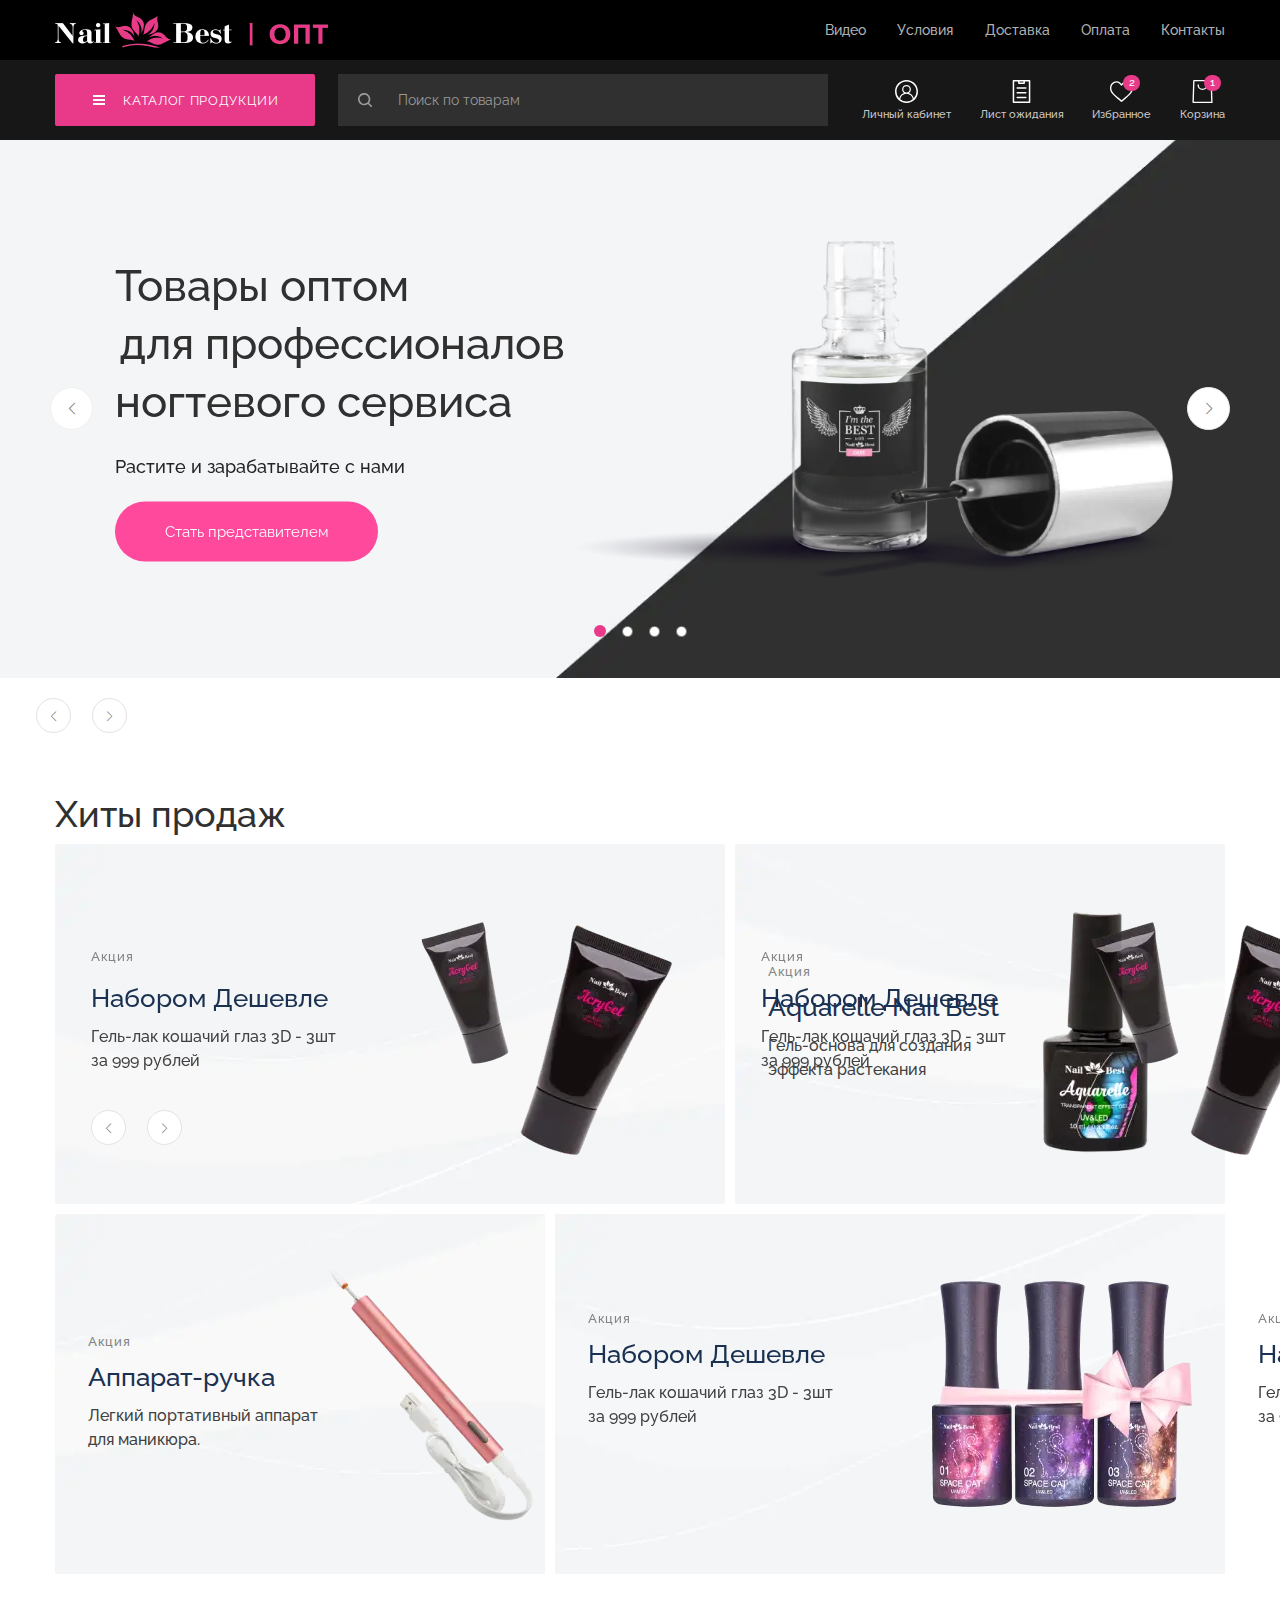
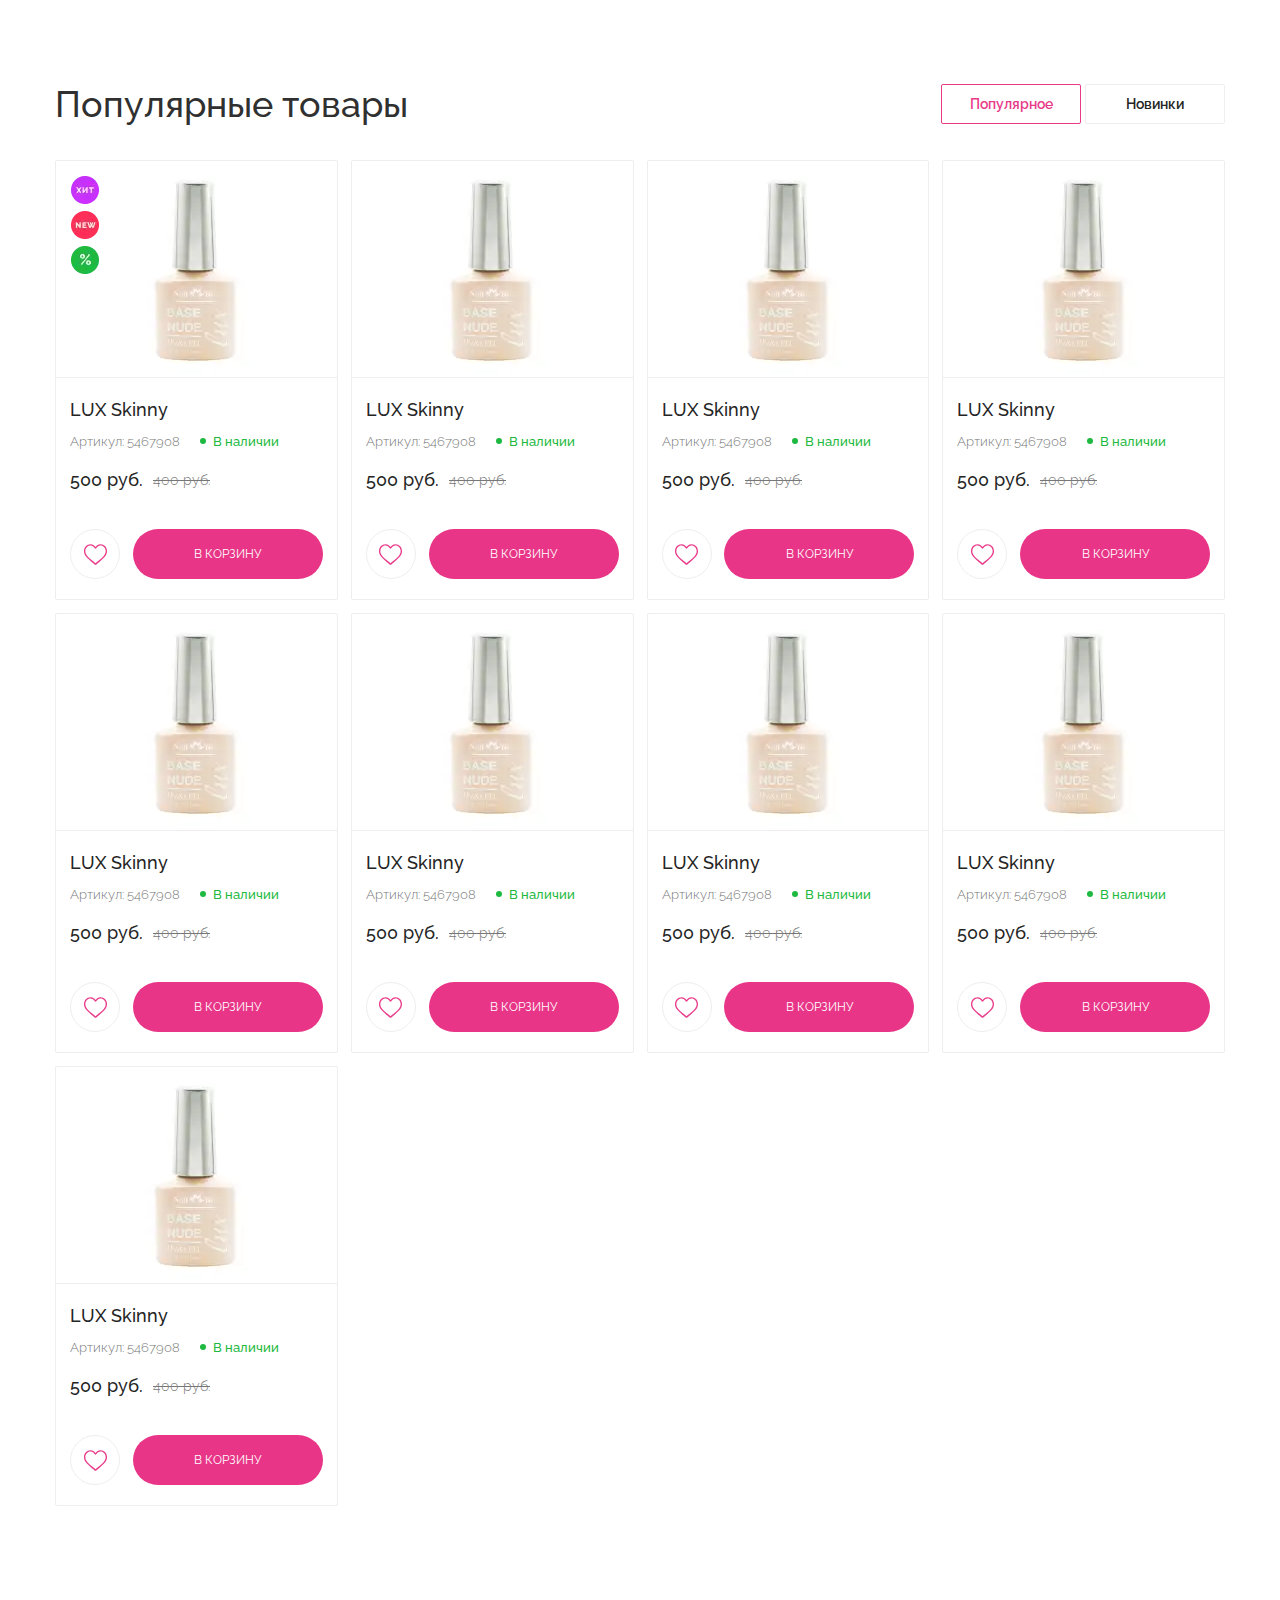
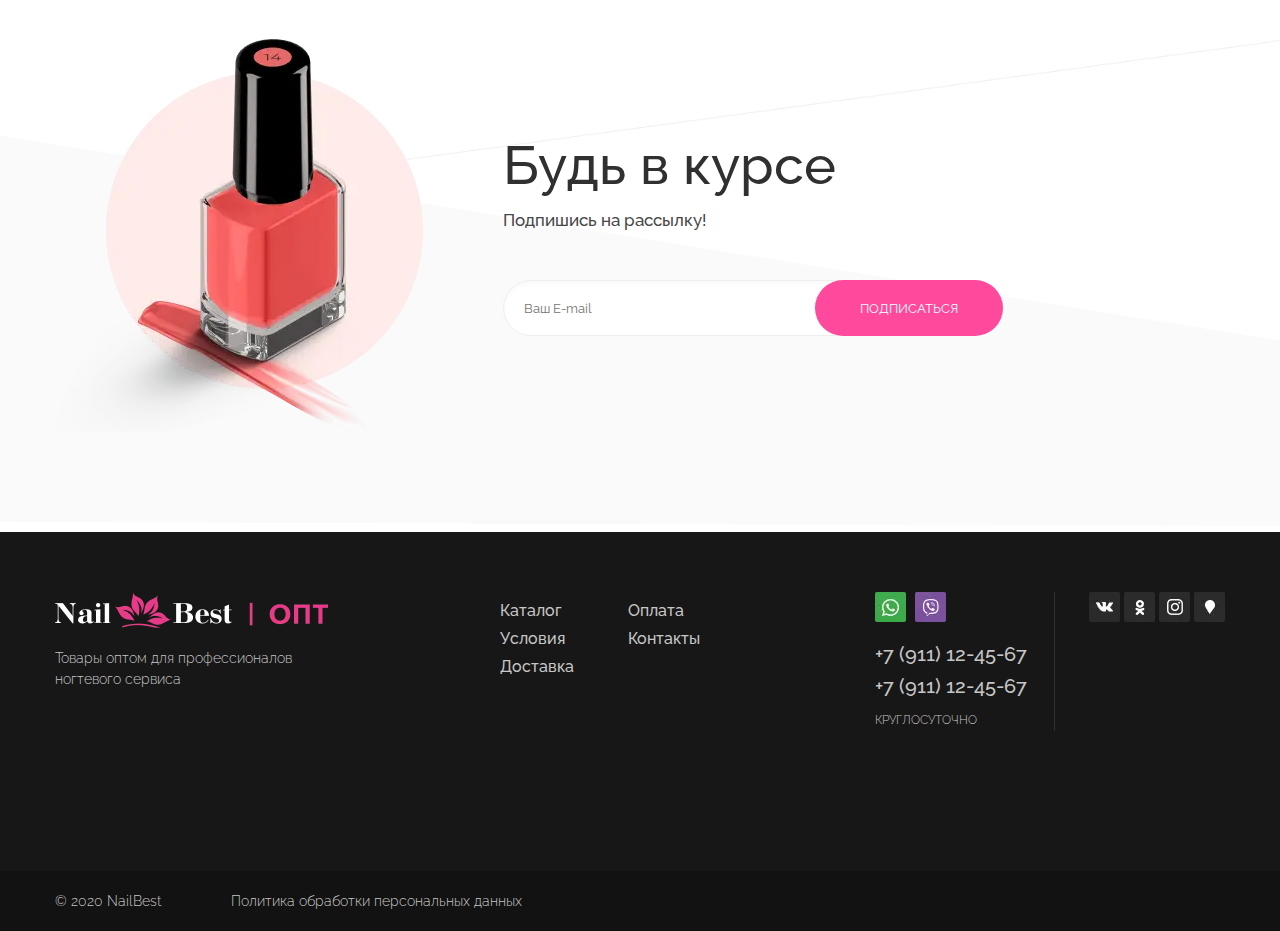
<file: index.html>
<!DOCTYPE html><html lang="en"><head>   <meta charset="UTF-8">   <meta name="viewport" content="width=device-width, initial-scale=1.0">   <link href="https://fonts.googleapis.com/css2?family=Raleway:wght@400;500&display=swap" rel="stylesheet">   <link rel="stylesheet" href="https://unpkg.com/swiper/swiper-bundle.min.css">   <link rel="stylesheet" href="css/style.min.css">   <title>Document</title></head><body>   <header class="header">   <div class="header__top">      <div class="h_container container h-t-container">         <div class="header__burger">            <span class="span-1"></span>         </div>         <a href="index.html" class="header__logo">            <picture><source srcset="img/logo.webp" type="image/webp"><img src="img/logo.png" alt="" class="logo-img"></picture>         </a>         <nav class="header__nav">            <ul class="nav__list">               <li class="nav__item media_hide"><h2 class="menu-title">Меню</h2></li>               <li class="nav__item  media_hide"><a id="catalog-menu-in-header" href="#" class="nav__links arrow-for-menu-item">Каталог продукции</a></li>	               <li class="nav__item"><a href="#" class="nav__links">Видео</a></li>	               <li class="nav__item"><a href="#" class="nav__links">Условия</a></li>               <li class="nav__item"><a href="#" class="nav__links">Доставка</a></li>               <li class="nav__item"><a href="#" class="nav__links">Оплата</a></li>               <li class="nav__item"><a href="#" class="nav__links">Контакты</a></li>            </ul>         </nav>      </div>   </div>   <div class="header__bottom header-bottom">      <div class="h_container container">         <div class="header-bottom__catalog">            <button id="catalog-btn" class="header-bottom__btn">               <div class="catalog-btn-burger">                  <span></span>               </div>               КАТАЛОГ ПРОДУКЦИИ            </button>            <div id="catalog-menu" class="catalog-menu">               <ul class="catalog-menu-list">                  <li id="catalog-item-1" class="catalog__item-1 catalog__item arrow-for-menu-item">                     <a href="#">Гель-Лаки</a>                     <ul class="catalog__item-1-submenu submenu-1 submenu">                        <li class="submenu-1__item submenu-item"><a href="#">Гель-Лаки</a></li>                        <li class="submenu-1__item submenu-item"><a href="#">Базы и Топы</a></li>                        <li class="submenu-1__item submenu-item"><a href="#">Праймеры, бондеры, обезжириватели</a></li>                     </ul>                  </li>                  <li id="catalog-item-2" class="catalog__item-2 catalog__item arrow-for-menu-item"><a href="#">Гели для дизайна</a></li>                  <li id="catalog-item-3" class="catalog__item-3 catalog__item arrow-for-menu-item"><a href="#">Все для дизайна ногтей</a></li>                  <li id="catalog-item-4" class="catalog__item-4 catalog__item arrow-for-menu-item"><a href="#">Материалы для наращивания ногтей</a></li>                  <li id="catalog-item-5" class="catalog__item-5 catalog__item arrow-for-menu-item"><a href="#">Электрооборудование для маникюра                     и педикюра</a></li>                  <li id="catalog-item-6" class="catalog__item-6 catalog__item arrow-for-menu-item"><a href="#">Инструменты для маникюра и педикюра</a></li>                  <li id="catalog-item-7" class="catalog__item-7 catalog__item arrow-for-menu-item"><a href="#">Пилки, бафы, шлифовщики</a></li>                  <li id="catalog-item-8" class="catalog__item-8 catalog__item arrow-for-menu-item"><a href="#">Расходные материалы</a></li>               </ul>            </div>            <div id="media-catalog-menu"class="media-catalog-menu">               <ul class="media-catalog-menu-list">                  <li class="nav__item title-item"><h2 class="menu-title">Каталог</h2><button id="back-btn-1" class="back-button-1">Hазад</button></li>                  <li  class="media-catalog-menu-item arrow-for-menu-item"><a id="gel-polish-opener" href="#">Гель-Лаки</a>                     <ul id="media-catalog-submenu" class="media-catalog-submenu">                        <li class="nav__item title-item"><h2 class="menu-title">Гель-Лаки</h2><button id="back-btn-2" class="back-button-1">Hазад</button></li>                        <li class="media-catalog-submenu__item"><a href="#">Гель-Лаки</a></li>                        <li class="media-catalog-submenu__item"><a href="#">Базы и Топы</a></li>                        <li class="media-catalog-submenu__item"><a href="#">Праймеры, бондеры, обезжириватели</a></li>                     </ul>                  </li>                  <li class="media-catalog-menu-item arrow-for-menu-item"><a href="#">Гели для дизайна</a></li>                  <li class="media-catalog-menu-item arrow-for-menu-item"><a href="#">Все для дизайна ногтей</a></li>                  <li class="media-catalog-menu-item arrow-for-menu-item"><a href="#">Пилки, бафы, шлифовщики</a></li>                  <li class="media-catalog-menu-item arrow-for-menu-item"><a href="#">Расходные материалы</a></li>                  <li class="media-catalog-menu-item arrow-for-menu-item"><a href="#">Инструменты</a></li>               </ul>            </div>         </div>                  <form class="header-bottom__search">            <button type="submit" class="search-submit" ></button>            <input id="search-input" type="text" class="header-bottom__search-box" placeholder="Поиск по товарам">         </form>         <div class="header-bottom__actions">               <a data-da="h-t-container,last,767" href="#" class="action header-bottom__persone">                  <picture><source srcset="img/union.svg" type="image/webp"><img src="img/union.svg" alt=""></picture>                  <p class="persone__text actions-text">Личный кабинет</p>               </a>               <a href="#" class="action header-bottom__wait-list">                  <picture><source srcset="img/list.svg" type="image/webp"><img src="img/list.svg" alt=""></picture>                  <p class="wait-list__text actions-text">Лист ожидания</p>               </a>               <a href="#" class="action header-bottom__liked">                  <picture><source srcset="img/heart.svg" type="image/webp"><img src="img/heart.svg" alt=""></picture>                  <span class="likes-counter counter">2</span>                  <p class="liked__text actions-text">Избранное</p>               </a>               <a href="#" class="action header-bottom__basket">                  <picture><source srcset="img/shopping-bag.svg" type="image/webp"><img src="img/shopping-bag.svg" alt=""></picture>                  <span class="products-counter counter">1</span>                  <p class="basket__text actions-text">Корзина</p>               </a>         </div>      </div>   </div></header>                                                           <section class="slider main-slider">      <div class="container">         <div class="swiper-container slider-container">            <div class="swiper-wrapper">               <div class="swiper-slide main-slider-slide">                  <div class="slider-content">                     <h1 class="slider-title">Товары оптом<br> для профессионалов ногтевого сервиса</h1>                     <p class="slider-subtitle">Растите и зарабатывайте с нами</p>                     <button class="default-btn slider-btn"><a href="#" class="default-btn-link">Стать представителем</a></button>                  </div>                  <picture><source srcset="img/main-slider-img.webp" type="image/webp"><img src="img/main-slider-img.png" alt=""></picture>               </div>               <div class="swiper-slide main-slider-slide">                  <div class="slider-content ">                     <h1 class="slider-title">Товары оптом<br> для профессионалов ногтевого сервиса</h1>                     <p class="slider-subtitle">Растите и зарабатывайте с нами</p>                     <button class="default-btn slider-btn"><a href="#" class="default-btn-link">Стать представителем</a></button>                  </div>                  <picture><source srcset="img/main-slider-img.webp" type="image/webp"><img src="img/main-slider-img.png" alt=""></picture>               </div>               <div class="swiper-slide main-slider-slide">                  <div class="slider-content">                     <h1 class="slider-title">Товары оптом<br> для профессионалов ногтевого сервиса</h1>                     <p class="slider-subtitle">Растите и зарабатывайте с нами</p>                     <button class="default-btn slider-btn"><a href="#" class="default-btn-link">Стать представителем</a></button>                  </div>                  <picture><source srcset="img/main-slider-img.webp" type="image/webp"><img src="img/main-slider-img.png" alt=""></picture>               </div>               <div class="swiper-slide main-slider-slide">                  <div class="slider-content">                     <h1 class="slider-title">Товары оптом<br> для профессионалов ногтевого сервиса</h1>                     <p class="slider-subtitle">Растите и зарабатывайте с нами</p>                     <button class="default-btn slider-btn"><a href="#" class="default-btn-link">Стать представителем</a></button>                  </div>                  <picture><source srcset="img/main-slider-img.webp" type="image/webp"><img src="img/main-slider-img.png" alt=""></picture>               </div>            </div>         </div>         <div class="swiper-button-prev"></div>         <div class="swiper-button-next"></div>         <div class="swiper-pagination slider-pagination"></div>      </div>   </section>   <div class="container">      <div class="slider-content_media">         <h1 class="slider-title">Товары оптом для профессионалов ногтевого сервиса</h1>         <p class="slider-subtitle">Растите и зарабатывайте с нами</p>         <button class="default-btn slider-btn"><a href="#" class="default-btn-link">Стать представителем</a></button>      </div>   </div>   <main class="hit">      <div class="container">         <h2 class="hit__title section-title">Хиты продаж</h2>         <div class="hit__content_1">            <div class="hit-slider-1">               <div class="swiper-container hit-slider-1-container ">                  <div class="swiper-wrapper">                     <div class="swiper-slide">                        <div class="hit-slide-content">                           <p class="event">Акция</p>                           <h3 class="hit-slider-1__title hit-event-title">Набором Дешевле</h3>                           <p class="hit-slider-1__description hit-event-description">Гель-лак кошачий глаз 3D - 3шт                               за 999 рублей</p>                        </div>                        <picture><source srcset="img/hit-slider-1-img.webp" type="image/webp"><img src="img/hit-slider-1-img.png" class="hit-slider-1__img hit-slider-img"></picture>                     </div>                     <div class="swiper-slide">                        <div class="hit-slide-content">                           <p class="event">Акция</p>                           <h3 class="hit-slider-1__title hit-event-title">Набором Дешевле</h3>                           <p class="hit-slider-1__description hit-event-description">Гель-лак кошачий глаз 3D - 3шт                               за 999 рублей</p>                        </div>                        <picture><source srcset="img/hit-slider-1-img.webp" type="image/webp"><img src="img/hit-slider-1-img.png" class="hit-slider-1__img hit-slider-img"></picture>                     </div>                     <div class="swiper-slide">                        <div class="hit-slide-content">                           <p class="event">Акция</p>                           <h3 class="hit-slider-1__title hit-event-title">Набором Дешевле</h3>                           <p class="hit-slider-1__description hit-event-description">Гель-лак кошачий глаз 3D - 3шт                               за 999 рублей</p>                        </div>                        <picture><source srcset="img/hit-slider-1-img.webp" type="image/webp"><img src="img/hit-slider-1-img.png" class="hit-slider-1__img hit-slider-img"></picture>                     </div>                     <div class="swiper-slide">                        <div class="hit-slide-content">                           <p class="event">Акция</p>                           <h3 class="hit-slider-1__title hit-event-title">Набором Дешевле</h3>                           <p class="hit-slider-1__description hit-event-description">Гель-лак кошачий глаз 3D - 3шт                               за 999 рублей</p>                        </div>                        <picture><source srcset="img/hit-slider-1-img.webp" type="image/webp"><img src="img/hit-slider-1-img.png" class="hit-slider-1__img hit-slider-img"></picture>                     </div>                  </div>               </div>               <div class="hit-slider-1-swiper-button-prev swiper-button-prev"></div>               <div class="hit-slider-1-swiper-button-next swiper-button-next"></div>               <div class="swiper-pagination hit-slider-1-swiper-pagination"></div>            </div>            <div class="hit-event hit-event-1">               <div class="hit-event-content">                  <p class="event">Акция</p>                  <h3 class="hit-event-title hit-event-1__title">Aquarelle Nail Best</h3>                  <p class="hit-event-description">Гель-основа для создания                      эффекта растекания</p>               </div>               <picture><source srcset="img/event-img-1.webp" type="image/webp"><img src="img/event-img-1.png" alt="" class="transform hit-event__img"></picture>            </div>            </div>         <div class="hit__content_2">            <div class="hit-event hit-event-2">               <div class="hit-event-content">                  <p class="event">Акция</p>                  <h3 class="hit-event-title hit-event-2__title">Аппарат-ручка</h3>                  <p class="hit-event-description">Легкий портативный аппарат                      для маникюра.</p>               </div>               <picture><source srcset="img/event-img-2.webp" type="image/webp"><img src="img/event-img-2.png" alt="" class="hit-event__img"></picture>            </div>             <div class="hit-slider-2">               <div class="swiper-container hit-slider-2-container ">                  <div class="swiper-wrapper">                     <div class="swiper-slide">                        <div class="hit-slide-content">                           <p class="event">Акция</p>                           <h3 class="hit-slider-2__title hit-event-title">Набором Дешевле</h3>                           <p class="hit-slider-2__description hit-event-description">Гель-лак кошачий глаз 3D - 3шт                               за 999 рублей</p>                        </div>                        <picture><source srcset="img/hit-slider-2-img.webp" type="image/webp"><img src="img/hit-slider-2-img.png" class="hit-slider-2__img hit-slider-img"></picture>                     </div>                     <div class="swiper-slide">                        <div class="hit-slide-content">                           <p class="event">Акция</p>                           <h3 class="hit-slider-2__title hit-event-title">Набором Дешевле</h3>                           <p class="hit-slider-2__description hit-event-description">Гель-лак кошачий глаз 3D - 3шт                               за 999 рублей</p>                        </div>                        <picture><source srcset="img/hit-slider-2-img.webp" type="image/webp"><img src="img/hit-slider-2-img.png" class="hit-slider-2__img hit-slider-img"></picture>                     </div>                     <div class="swiper-slide">                        <div class="hit-slide-content">                           <p class="event">Акция</p>                           <h3 class="hit-slider-2__title hit-event-title">Набором Дешевле</h3>                           <p class="hit-slider-2__description hit-event-description">Гель-лак кошачий глаз 3D - 3шт                               за 999 рублей</p>                        </div>                        <picture><source srcset="img/hit-slider-2-img.webp" type="image/webp"><img src="img/hit-slider-2-img.png" class="hit-slider-2__img hit-slider-img"></picture>                     </div>                  </div>                  <div class="swiper-button-prev hit-slider-2-swiper-button-prev"></div>                  <div class="swiper-button-next hit-slider-2-swiper-button-next"></div>               </div>              </div>         </div>      </div>   </main>   <section class="products">      <div class="container">         <div class="products__header">            <h2 class="products__title section-title">Популярные товары</h2>            <div class="products__filter">               <button class="active products__filter-btn popular">Популярное</button>               <button class="products__filter-btn new">Новинки</button>            </div>         </div>         <div class="products__content">            <div class="product">               <div class="_discount_"></div>               <div class="_new_"></div>               <div class="_hit_"></div>               <a href="product.html" class="product__image">                  <picture><source srcset="img/product-img.webp" type="image/webp"><img src="img/product-img.png" class="product__img"></picture>               </a>               <div class="product__content">                  <h3 class="product__title">LUX Skinny</h3>                  <div class="product__characteristics">                     <div class="product__vender-code">Артикул: <span>5467908</span></div>                     <div class="product__in-stock">В наличии</div>                  </div>                  <div class="product__price">                     <div class="active-price">500 руб.</div>                     <div class="old-price">400 руб.</div>                  </div>                  <div class="product__actions">                     <button class="product__like">                        <svg width="23" height="23" viewBox="0 0 23 23" fill="none" xmlns="http://www.w3.org/2000/svg">                           <path d="M11.5 21.7204C11.1725 21.7204 10.8569 21.6018 10.6108 21.3863C9.6817 20.5739 8.78589 19.8104 7.99555 19.1369L7.99152 19.1334C5.67436 17.1588 3.67341 15.4535 2.28118 13.7736C0.72489 11.8957 0 10.1151 0 8.16999C0 6.28011 0.648032 4.53658 1.8246 3.26035C3.0152 1.96902 4.64888 1.25781 6.42522 1.25781C7.75287 1.25781 8.96874 1.67755 10.039 2.50527C10.5791 2.92308 11.0687 3.43442 11.5 4.03086C11.9315 3.43442 12.4209 2.92308 12.9612 2.50527C14.0314 1.67755 15.2473 1.25781 16.5749 1.25781C18.3511 1.25781 19.9849 1.96902 21.1755 3.26035C22.3521 4.53658 23 6.28011 23 8.16999C23 10.1151 22.2752 11.8957 20.7189 13.7735C19.3267 15.4535 17.3259 17.1586 15.0091 19.133C14.2174 19.8076 13.3202 20.5723 12.3889 21.3867C12.1431 21.6018 11.8272 21.7204 11.5 21.7204ZM6.42522 2.60512C5.02966 2.60512 3.74764 3.16208 2.81498 4.17352C1.86847 5.20023 1.34713 6.61948 1.34713 8.16999C1.34713 9.80595 1.95515 11.2691 3.31842 12.914C4.63607 14.504 6.59596 16.1742 8.86521 18.1081L8.86942 18.1116C9.66275 18.7877 10.5621 19.5542 11.498 20.3726C12.4397 19.5526 13.3404 18.7849 14.1353 18.1077C16.4044 16.1738 18.3641 14.504 19.6817 12.914C21.0448 11.2691 21.6528 9.80595 21.6528 8.16999C21.6528 6.61948 21.1315 5.20023 20.185 4.17352C19.2525 3.16208 17.9703 2.60512 16.5749 2.60512C15.5526 2.60512 14.614 2.9301 13.7852 3.57094C13.0466 4.14229 12.5321 4.86455 12.2305 5.36992C12.0754 5.6298 11.8023 5.78492 11.5 5.78492C11.1976 5.78492 10.9246 5.6298 10.7695 5.36992C10.468 4.86455 9.95351 4.14229 9.21476 3.57094C8.38599 2.9301 7.44737 2.60512 6.42522 2.60512Z" fill="white"/>                        </svg>                     </button>                     <button class="product__in-basket default-btn">В корзину</button>                  </div>               </div>            </div>            <div class="product">               <a href="#" class="product__image">                  <picture><source srcset="img/product-img.webp" type="image/webp"><img src="img/product-img.png" class="product__img"></picture>               </a>               <div class="product__content">                  <h3 class="product__title">LUX Skinny</h3>                  <div class="product__characteristics">                     <div class="product__vender-code">Артикул: <span>5467908</span></div>                     <div class="product__in-stock">В наличии</div>                  </div>                  <div class="product__price">                     <div class="active-price">500 руб.</div>                     <div class="old-price">400 руб.</div>                  </div>                  <div class="product__actions">                     <button class="product__like">                        <svg width="23" height="23" viewBox="0 0 23 23" fill="none" xmlns="http://www.w3.org/2000/svg">                           <path d="M11.5 21.7204C11.1725 21.7204 10.8569 21.6018 10.6108 21.3863C9.6817 20.5739 8.78589 19.8104 7.99555 19.1369L7.99152 19.1334C5.67436 17.1588 3.67341 15.4535 2.28118 13.7736C0.72489 11.8957 0 10.1151 0 8.16999C0 6.28011 0.648032 4.53658 1.8246 3.26035C3.0152 1.96902 4.64888 1.25781 6.42522 1.25781C7.75287 1.25781 8.96874 1.67755 10.039 2.50527C10.5791 2.92308 11.0687 3.43442 11.5 4.03086C11.9315 3.43442 12.4209 2.92308 12.9612 2.50527C14.0314 1.67755 15.2473 1.25781 16.5749 1.25781C18.3511 1.25781 19.9849 1.96902 21.1755 3.26035C22.3521 4.53658 23 6.28011 23 8.16999C23 10.1151 22.2752 11.8957 20.7189 13.7735C19.3267 15.4535 17.3259 17.1586 15.0091 19.133C14.2174 19.8076 13.3202 20.5723 12.3889 21.3867C12.1431 21.6018 11.8272 21.7204 11.5 21.7204ZM6.42522 2.60512C5.02966 2.60512 3.74764 3.16208 2.81498 4.17352C1.86847 5.20023 1.34713 6.61948 1.34713 8.16999C1.34713 9.80595 1.95515 11.2691 3.31842 12.914C4.63607 14.504 6.59596 16.1742 8.86521 18.1081L8.86942 18.1116C9.66275 18.7877 10.5621 19.5542 11.498 20.3726C12.4397 19.5526 13.3404 18.7849 14.1353 18.1077C16.4044 16.1738 18.3641 14.504 19.6817 12.914C21.0448 11.2691 21.6528 9.80595 21.6528 8.16999C21.6528 6.61948 21.1315 5.20023 20.185 4.17352C19.2525 3.16208 17.9703 2.60512 16.5749 2.60512C15.5526 2.60512 14.614 2.9301 13.7852 3.57094C13.0466 4.14229 12.5321 4.86455 12.2305 5.36992C12.0754 5.6298 11.8023 5.78492 11.5 5.78492C11.1976 5.78492 10.9246 5.6298 10.7695 5.36992C10.468 4.86455 9.95351 4.14229 9.21476 3.57094C8.38599 2.9301 7.44737 2.60512 6.42522 2.60512Z" fill="white"/>                        </svg>                     </button>                     <button class="product__in-basket default-btn">В корзину</button>                  </div>               </div>            </div>            <div class="product">               <a href="#" class="product__image">                  <picture><source srcset="img/product-img.webp" type="image/webp"><img src="img/product-img.png" class="product__img"></picture>               </a>               <div class="product__content">                  <h3 class="product__title">LUX Skinny</h3>                  <div class="product__characteristics">                     <div class="product__vender-code">Артикул: <span>5467908</span></div>                     <div class="product__in-stock">В наличии</div>                  </div>                  <div class="product__price">                     <div class="active-price">500 руб.</div>                     <div class="old-price">400 руб.</div>                  </div>                  <div class="product__actions">                     <button class="product__like">                        <svg width="23" height="23" viewBox="0 0 23 23" fill="none" xmlns="http://www.w3.org/2000/svg">                           <path d="M11.5 21.7204C11.1725 21.7204 10.8569 21.6018 10.6108 21.3863C9.6817 20.5739 8.78589 19.8104 7.99555 19.1369L7.99152 19.1334C5.67436 17.1588 3.67341 15.4535 2.28118 13.7736C0.72489 11.8957 0 10.1151 0 8.16999C0 6.28011 0.648032 4.53658 1.8246 3.26035C3.0152 1.96902 4.64888 1.25781 6.42522 1.25781C7.75287 1.25781 8.96874 1.67755 10.039 2.50527C10.5791 2.92308 11.0687 3.43442 11.5 4.03086C11.9315 3.43442 12.4209 2.92308 12.9612 2.50527C14.0314 1.67755 15.2473 1.25781 16.5749 1.25781C18.3511 1.25781 19.9849 1.96902 21.1755 3.26035C22.3521 4.53658 23 6.28011 23 8.16999C23 10.1151 22.2752 11.8957 20.7189 13.7735C19.3267 15.4535 17.3259 17.1586 15.0091 19.133C14.2174 19.8076 13.3202 20.5723 12.3889 21.3867C12.1431 21.6018 11.8272 21.7204 11.5 21.7204ZM6.42522 2.60512C5.02966 2.60512 3.74764 3.16208 2.81498 4.17352C1.86847 5.20023 1.34713 6.61948 1.34713 8.16999C1.34713 9.80595 1.95515 11.2691 3.31842 12.914C4.63607 14.504 6.59596 16.1742 8.86521 18.1081L8.86942 18.1116C9.66275 18.7877 10.5621 19.5542 11.498 20.3726C12.4397 19.5526 13.3404 18.7849 14.1353 18.1077C16.4044 16.1738 18.3641 14.504 19.6817 12.914C21.0448 11.2691 21.6528 9.80595 21.6528 8.16999C21.6528 6.61948 21.1315 5.20023 20.185 4.17352C19.2525 3.16208 17.9703 2.60512 16.5749 2.60512C15.5526 2.60512 14.614 2.9301 13.7852 3.57094C13.0466 4.14229 12.5321 4.86455 12.2305 5.36992C12.0754 5.6298 11.8023 5.78492 11.5 5.78492C11.1976 5.78492 10.9246 5.6298 10.7695 5.36992C10.468 4.86455 9.95351 4.14229 9.21476 3.57094C8.38599 2.9301 7.44737 2.60512 6.42522 2.60512Z" fill="white"/>                        </svg>                     </button>                     <button class="product__in-basket default-btn">В корзину</button>                  </div>               </div>            </div>            <div class="product">               <a href="#" class="product__image">                  <picture><source srcset="img/product-img.webp" type="image/webp"><img src="img/product-img.png" class="product__img"></picture>               </a>               <div class="product__content">                  <h3 class="product__title">LUX Skinny</h3>                  <div class="product__characteristics">                     <div class="product__vender-code">Артикул: <span>5467908</span></div>                     <div class="product__in-stock">В наличии</div>                  </div>                  <div class="product__price">                     <div class="active-price">500 руб.</div>                     <div class="old-price">400 руб.</div>                  </div>                  <div class="product__actions">                     <button class="product__like">                        <svg width="23" height="23" viewBox="0 0 23 23" fill="none" xmlns="http://www.w3.org/2000/svg">                           <path d="M11.5 21.7204C11.1725 21.7204 10.8569 21.6018 10.6108 21.3863C9.6817 20.5739 8.78589 19.8104 7.99555 19.1369L7.99152 19.1334C5.67436 17.1588 3.67341 15.4535 2.28118 13.7736C0.72489 11.8957 0 10.1151 0 8.16999C0 6.28011 0.648032 4.53658 1.8246 3.26035C3.0152 1.96902 4.64888 1.25781 6.42522 1.25781C7.75287 1.25781 8.96874 1.67755 10.039 2.50527C10.5791 2.92308 11.0687 3.43442 11.5 4.03086C11.9315 3.43442 12.4209 2.92308 12.9612 2.50527C14.0314 1.67755 15.2473 1.25781 16.5749 1.25781C18.3511 1.25781 19.9849 1.96902 21.1755 3.26035C22.3521 4.53658 23 6.28011 23 8.16999C23 10.1151 22.2752 11.8957 20.7189 13.7735C19.3267 15.4535 17.3259 17.1586 15.0091 19.133C14.2174 19.8076 13.3202 20.5723 12.3889 21.3867C12.1431 21.6018 11.8272 21.7204 11.5 21.7204ZM6.42522 2.60512C5.02966 2.60512 3.74764 3.16208 2.81498 4.17352C1.86847 5.20023 1.34713 6.61948 1.34713 8.16999C1.34713 9.80595 1.95515 11.2691 3.31842 12.914C4.63607 14.504 6.59596 16.1742 8.86521 18.1081L8.86942 18.1116C9.66275 18.7877 10.5621 19.5542 11.498 20.3726C12.4397 19.5526 13.3404 18.7849 14.1353 18.1077C16.4044 16.1738 18.3641 14.504 19.6817 12.914C21.0448 11.2691 21.6528 9.80595 21.6528 8.16999C21.6528 6.61948 21.1315 5.20023 20.185 4.17352C19.2525 3.16208 17.9703 2.60512 16.5749 2.60512C15.5526 2.60512 14.614 2.9301 13.7852 3.57094C13.0466 4.14229 12.5321 4.86455 12.2305 5.36992C12.0754 5.6298 11.8023 5.78492 11.5 5.78492C11.1976 5.78492 10.9246 5.6298 10.7695 5.36992C10.468 4.86455 9.95351 4.14229 9.21476 3.57094C8.38599 2.9301 7.44737 2.60512 6.42522 2.60512Z" fill="white"/>                        </svg>                     </button>                     <button class="product__in-basket default-btn">В корзину</button>                  </div>               </div>            </div>            <div class="product">               <a href="#" class="product__image">                  <picture><source srcset="img/product-img.webp" type="image/webp"><img src="img/product-img.png" class="product__img"></picture>               </a>               <div class="product__content">                  <h3 class="product__title">LUX Skinny</h3>                  <div class="product__characteristics">                     <div class="product__vender-code">Артикул: <span>5467908</span></div>                     <div class="product__in-stock">В наличии</div>                  </div>                  <div class="product__price">                     <div class="active-price">500 руб.</div>                     <div class="old-price">400 руб.</div>                  </div>                  <div class="product__actions">                     <button class="product__like">                        <svg width="23" height="23" viewBox="0 0 23 23" fill="none" xmlns="http://www.w3.org/2000/svg">                           <path d="M11.5 21.7204C11.1725 21.7204 10.8569 21.6018 10.6108 21.3863C9.6817 20.5739 8.78589 19.8104 7.99555 19.1369L7.99152 19.1334C5.67436 17.1588 3.67341 15.4535 2.28118 13.7736C0.72489 11.8957 0 10.1151 0 8.16999C0 6.28011 0.648032 4.53658 1.8246 3.26035C3.0152 1.96902 4.64888 1.25781 6.42522 1.25781C7.75287 1.25781 8.96874 1.67755 10.039 2.50527C10.5791 2.92308 11.0687 3.43442 11.5 4.03086C11.9315 3.43442 12.4209 2.92308 12.9612 2.50527C14.0314 1.67755 15.2473 1.25781 16.5749 1.25781C18.3511 1.25781 19.9849 1.96902 21.1755 3.26035C22.3521 4.53658 23 6.28011 23 8.16999C23 10.1151 22.2752 11.8957 20.7189 13.7735C19.3267 15.4535 17.3259 17.1586 15.0091 19.133C14.2174 19.8076 13.3202 20.5723 12.3889 21.3867C12.1431 21.6018 11.8272 21.7204 11.5 21.7204ZM6.42522 2.60512C5.02966 2.60512 3.74764 3.16208 2.81498 4.17352C1.86847 5.20023 1.34713 6.61948 1.34713 8.16999C1.34713 9.80595 1.95515 11.2691 3.31842 12.914C4.63607 14.504 6.59596 16.1742 8.86521 18.1081L8.86942 18.1116C9.66275 18.7877 10.5621 19.5542 11.498 20.3726C12.4397 19.5526 13.3404 18.7849 14.1353 18.1077C16.4044 16.1738 18.3641 14.504 19.6817 12.914C21.0448 11.2691 21.6528 9.80595 21.6528 8.16999C21.6528 6.61948 21.1315 5.20023 20.185 4.17352C19.2525 3.16208 17.9703 2.60512 16.5749 2.60512C15.5526 2.60512 14.614 2.9301 13.7852 3.57094C13.0466 4.14229 12.5321 4.86455 12.2305 5.36992C12.0754 5.6298 11.8023 5.78492 11.5 5.78492C11.1976 5.78492 10.9246 5.6298 10.7695 5.36992C10.468 4.86455 9.95351 4.14229 9.21476 3.57094C8.38599 2.9301 7.44737 2.60512 6.42522 2.60512Z" fill="white"/>                        </svg>                     </button>                     <button class="product__in-basket default-btn">В корзину</button>                  </div>               </div>            </div>            <div class="product">               <a href="#" class="product__image">                  <picture><source srcset="img/product-img.webp" type="image/webp"><img src="img/product-img.png" class="product__img"></picture>               </a>               <div class="product__content">                  <h3 class="product__title">LUX Skinny</h3>                  <div class="product__characteristics">                     <div class="product__vender-code">Артикул: <span>5467908</span></div>                     <div class="product__in-stock">В наличии</div>                  </div>                  <div class="product__price">                     <div class="active-price">500 руб.</div>                     <div class="old-price">400 руб.</div>                  </div>                  <div class="product__actions">                     <button class="product__like">                        <svg width="23" height="23" viewBox="0 0 23 23" fill="none" xmlns="http://www.w3.org/2000/svg">                           <path d="M11.5 21.7204C11.1725 21.7204 10.8569 21.6018 10.6108 21.3863C9.6817 20.5739 8.78589 19.8104 7.99555 19.1369L7.99152 19.1334C5.67436 17.1588 3.67341 15.4535 2.28118 13.7736C0.72489 11.8957 0 10.1151 0 8.16999C0 6.28011 0.648032 4.53658 1.8246 3.26035C3.0152 1.96902 4.64888 1.25781 6.42522 1.25781C7.75287 1.25781 8.96874 1.67755 10.039 2.50527C10.5791 2.92308 11.0687 3.43442 11.5 4.03086C11.9315 3.43442 12.4209 2.92308 12.9612 2.50527C14.0314 1.67755 15.2473 1.25781 16.5749 1.25781C18.3511 1.25781 19.9849 1.96902 21.1755 3.26035C22.3521 4.53658 23 6.28011 23 8.16999C23 10.1151 22.2752 11.8957 20.7189 13.7735C19.3267 15.4535 17.3259 17.1586 15.0091 19.133C14.2174 19.8076 13.3202 20.5723 12.3889 21.3867C12.1431 21.6018 11.8272 21.7204 11.5 21.7204ZM6.42522 2.60512C5.02966 2.60512 3.74764 3.16208 2.81498 4.17352C1.86847 5.20023 1.34713 6.61948 1.34713 8.16999C1.34713 9.80595 1.95515 11.2691 3.31842 12.914C4.63607 14.504 6.59596 16.1742 8.86521 18.1081L8.86942 18.1116C9.66275 18.7877 10.5621 19.5542 11.498 20.3726C12.4397 19.5526 13.3404 18.7849 14.1353 18.1077C16.4044 16.1738 18.3641 14.504 19.6817 12.914C21.0448 11.2691 21.6528 9.80595 21.6528 8.16999C21.6528 6.61948 21.1315 5.20023 20.185 4.17352C19.2525 3.16208 17.9703 2.60512 16.5749 2.60512C15.5526 2.60512 14.614 2.9301 13.7852 3.57094C13.0466 4.14229 12.5321 4.86455 12.2305 5.36992C12.0754 5.6298 11.8023 5.78492 11.5 5.78492C11.1976 5.78492 10.9246 5.6298 10.7695 5.36992C10.468 4.86455 9.95351 4.14229 9.21476 3.57094C8.38599 2.9301 7.44737 2.60512 6.42522 2.60512Z" fill="white"/>                        </svg>                     </button>                     <button class="product__in-basket default-btn">В корзину</button>                  </div>               </div>            </div>            <div class="product">               <a href="#" class="product__image">                  <picture><source srcset="img/product-img.webp" type="image/webp"><img src="img/product-img.png" class="product__img"></picture>               </a>               <div class="product__content">                  <h3 class="product__title">LUX Skinny</h3>                  <div class="product__characteristics">                     <div class="product__vender-code">Артикул: <span>5467908</span></div>                     <div class="product__in-stock">В наличии</div>                  </div>                  <div class="product__price">                     <div class="active-price">500 руб.</div>                     <div class="old-price">400 руб.</div>                  </div>                  <div class="product__actions">                     <button class="product__like">                        <svg width="23" height="23" viewBox="0 0 23 23" fill="none" xmlns="http://www.w3.org/2000/svg">                           <path d="M11.5 21.7204C11.1725 21.7204 10.8569 21.6018 10.6108 21.3863C9.6817 20.5739 8.78589 19.8104 7.99555 19.1369L7.99152 19.1334C5.67436 17.1588 3.67341 15.4535 2.28118 13.7736C0.72489 11.8957 0 10.1151 0 8.16999C0 6.28011 0.648032 4.53658 1.8246 3.26035C3.0152 1.96902 4.64888 1.25781 6.42522 1.25781C7.75287 1.25781 8.96874 1.67755 10.039 2.50527C10.5791 2.92308 11.0687 3.43442 11.5 4.03086C11.9315 3.43442 12.4209 2.92308 12.9612 2.50527C14.0314 1.67755 15.2473 1.25781 16.5749 1.25781C18.3511 1.25781 19.9849 1.96902 21.1755 3.26035C22.3521 4.53658 23 6.28011 23 8.16999C23 10.1151 22.2752 11.8957 20.7189 13.7735C19.3267 15.4535 17.3259 17.1586 15.0091 19.133C14.2174 19.8076 13.3202 20.5723 12.3889 21.3867C12.1431 21.6018 11.8272 21.7204 11.5 21.7204ZM6.42522 2.60512C5.02966 2.60512 3.74764 3.16208 2.81498 4.17352C1.86847 5.20023 1.34713 6.61948 1.34713 8.16999C1.34713 9.80595 1.95515 11.2691 3.31842 12.914C4.63607 14.504 6.59596 16.1742 8.86521 18.1081L8.86942 18.1116C9.66275 18.7877 10.5621 19.5542 11.498 20.3726C12.4397 19.5526 13.3404 18.7849 14.1353 18.1077C16.4044 16.1738 18.3641 14.504 19.6817 12.914C21.0448 11.2691 21.6528 9.80595 21.6528 8.16999C21.6528 6.61948 21.1315 5.20023 20.185 4.17352C19.2525 3.16208 17.9703 2.60512 16.5749 2.60512C15.5526 2.60512 14.614 2.9301 13.7852 3.57094C13.0466 4.14229 12.5321 4.86455 12.2305 5.36992C12.0754 5.6298 11.8023 5.78492 11.5 5.78492C11.1976 5.78492 10.9246 5.6298 10.7695 5.36992C10.468 4.86455 9.95351 4.14229 9.21476 3.57094C8.38599 2.9301 7.44737 2.60512 6.42522 2.60512Z" fill="white"/>                        </svg>                     </button>                     <button class="product__in-basket default-btn">В корзину</button>                  </div>               </div>            </div>            <div class="product">               <a href="#" class="product__image">                  <picture><source srcset="img/product-img.webp" type="image/webp"><img src="img/product-img.png" class="product__img"></picture>               </a>               <div class="product__content">                  <h3 class="product__title">LUX Skinny</h3>                  <div class="product__characteristics">                     <div class="product__vender-code">Артикул: <span>5467908</span></div>                     <div class="product__in-stock">В наличии</div>                  </div>                  <div class="product__price">                     <div class="active-price">500 руб.</div>                     <div class="old-price">400 руб.</div>                  </div>                  <div class="product__actions">                     <button class="product__like">                        <svg width="23" height="23" viewBox="0 0 23 23" fill="none" xmlns="http://www.w3.org/2000/svg">                           <path d="M11.5 21.7204C11.1725 21.7204 10.8569 21.6018 10.6108 21.3863C9.6817 20.5739 8.78589 19.8104 7.99555 19.1369L7.99152 19.1334C5.67436 17.1588 3.67341 15.4535 2.28118 13.7736C0.72489 11.8957 0 10.1151 0 8.16999C0 6.28011 0.648032 4.53658 1.8246 3.26035C3.0152 1.96902 4.64888 1.25781 6.42522 1.25781C7.75287 1.25781 8.96874 1.67755 10.039 2.50527C10.5791 2.92308 11.0687 3.43442 11.5 4.03086C11.9315 3.43442 12.4209 2.92308 12.9612 2.50527C14.0314 1.67755 15.2473 1.25781 16.5749 1.25781C18.3511 1.25781 19.9849 1.96902 21.1755 3.26035C22.3521 4.53658 23 6.28011 23 8.16999C23 10.1151 22.2752 11.8957 20.7189 13.7735C19.3267 15.4535 17.3259 17.1586 15.0091 19.133C14.2174 19.8076 13.3202 20.5723 12.3889 21.3867C12.1431 21.6018 11.8272 21.7204 11.5 21.7204ZM6.42522 2.60512C5.02966 2.60512 3.74764 3.16208 2.81498 4.17352C1.86847 5.20023 1.34713 6.61948 1.34713 8.16999C1.34713 9.80595 1.95515 11.2691 3.31842 12.914C4.63607 14.504 6.59596 16.1742 8.86521 18.1081L8.86942 18.1116C9.66275 18.7877 10.5621 19.5542 11.498 20.3726C12.4397 19.5526 13.3404 18.7849 14.1353 18.1077C16.4044 16.1738 18.3641 14.504 19.6817 12.914C21.0448 11.2691 21.6528 9.80595 21.6528 8.16999C21.6528 6.61948 21.1315 5.20023 20.185 4.17352C19.2525 3.16208 17.9703 2.60512 16.5749 2.60512C15.5526 2.60512 14.614 2.9301 13.7852 3.57094C13.0466 4.14229 12.5321 4.86455 12.2305 5.36992C12.0754 5.6298 11.8023 5.78492 11.5 5.78492C11.1976 5.78492 10.9246 5.6298 10.7695 5.36992C10.468 4.86455 9.95351 4.14229 9.21476 3.57094C8.38599 2.9301 7.44737 2.60512 6.42522 2.60512Z" fill="white"/>                        </svg>                     </button>                     <button class="product__in-basket default-btn">В корзину</button>                  </div>               </div>            </div>            <div class="product">               <a href="#" class="product__image">                  <picture><source srcset="img/product-img.webp" type="image/webp"><img src="img/product-img.png" class="product__img"></picture>               </a>               <div class="product__content">                  <h3 class="product__title">LUX Skinny</h3>                  <div class="product__characteristics">                     <div class="product__vender-code">Артикул: <span>5467908</span></div>                     <div class="product__in-stock">В наличии</div>                  </div>                  <div class="product__price">                     <div class="active-price">500 руб.</div>                     <div class="old-price">400 руб.</div>                  </div>                  <div class="product__actions">                     <button class="product__like">                        <svg width="23" height="23" viewBox="0 0 23 23" fill="none" xmlns="http://www.w3.org/2000/svg">                           <path d="M11.5 21.7204C11.1725 21.7204 10.8569 21.6018 10.6108 21.3863C9.6817 20.5739 8.78589 19.8104 7.99555 19.1369L7.99152 19.1334C5.67436 17.1588 3.67341 15.4535 2.28118 13.7736C0.72489 11.8957 0 10.1151 0 8.16999C0 6.28011 0.648032 4.53658 1.8246 3.26035C3.0152 1.96902 4.64888 1.25781 6.42522 1.25781C7.75287 1.25781 8.96874 1.67755 10.039 2.50527C10.5791 2.92308 11.0687 3.43442 11.5 4.03086C11.9315 3.43442 12.4209 2.92308 12.9612 2.50527C14.0314 1.67755 15.2473 1.25781 16.5749 1.25781C18.3511 1.25781 19.9849 1.96902 21.1755 3.26035C22.3521 4.53658 23 6.28011 23 8.16999C23 10.1151 22.2752 11.8957 20.7189 13.7735C19.3267 15.4535 17.3259 17.1586 15.0091 19.133C14.2174 19.8076 13.3202 20.5723 12.3889 21.3867C12.1431 21.6018 11.8272 21.7204 11.5 21.7204ZM6.42522 2.60512C5.02966 2.60512 3.74764 3.16208 2.81498 4.17352C1.86847 5.20023 1.34713 6.61948 1.34713 8.16999C1.34713 9.80595 1.95515 11.2691 3.31842 12.914C4.63607 14.504 6.59596 16.1742 8.86521 18.1081L8.86942 18.1116C9.66275 18.7877 10.5621 19.5542 11.498 20.3726C12.4397 19.5526 13.3404 18.7849 14.1353 18.1077C16.4044 16.1738 18.3641 14.504 19.6817 12.914C21.0448 11.2691 21.6528 9.80595 21.6528 8.16999C21.6528 6.61948 21.1315 5.20023 20.185 4.17352C19.2525 3.16208 17.9703 2.60512 16.5749 2.60512C15.5526 2.60512 14.614 2.9301 13.7852 3.57094C13.0466 4.14229 12.5321 4.86455 12.2305 5.36992C12.0754 5.6298 11.8023 5.78492 11.5 5.78492C11.1976 5.78492 10.9246 5.6298 10.7695 5.36992C10.468 4.86455 9.95351 4.14229 9.21476 3.57094C8.38599 2.9301 7.44737 2.60512 6.42522 2.60512Z" fill="white"/>                        </svg>                     </button>                     <button class="product__in-basket default-btn">В корзину</button>                  </div>               </div>            </div>         </div>         <button class="show-more">Показать еще</button>      </div>   </section>   <section class="mailing">      <div class="container">         <div class="mailing__content">            <picture><source srcset="img/mailing-img.webp" type="image/webp"><img src="img/mailing-img.png" alt="" class="mailing__image"></picture>            <div class="mailing__main">               <h2 class="mailing__title">Будь в курсе</h2>               <p class="mailing__text">Подпишись на рассылку!</p>               <form action="" class="mailing__form mailing-form">                  <input type="text" class="mailing-form__input" placeholder="Ваш E-mail">                  <button type="submit" class="mailing-form__btn default-btn">ПОДПИСАТЬСЯ</button>               </form>            </div>         </div>      </div>   </section>   <footer class="footer">   <div class="container">      <div class="footer__top">         <div class="footer__logo footer-logo">            <picture><source srcset="img/footer-logo.webp" type="image/webp"><img src="img/footer-logo.png" alt="" class="footer-logo__img"></picture>            <p class="footer-logo__text footer-subtext">Товары оптом для профессионалов               ногтевого сервиса</p>         </div>         <div class="footer__menu footer-menu">            <ul class="footer-menu__first-column">               <li class="footer-menu__item"><a href="#">Каталог</a></li>               <li class="footer-menu__item"><a href="#">Условия</a></li>               <li class="footer-menu__item"><a href="#">Доставка</a></li>            </ul>            <ul class="footer-menu__second-column">               <li data-da="footer-menu__first-column,3,986" class="footer-menu__item"><a href="#">Оплата</a></li>               <li data-da="footer-menu__first-column,4,986" class="footer-menu__item"><a href="#">Контакты</a></li>            </ul>         </div>         <div class="footer__actions">            <div class="footer__contacts footer-contacts">               <div class="footer-contacts__links">                  <a href="#" class="footer-link"><picture><source srcset="img/WA.webp" type="image/webp"><img src="img/WA.png" alt=""></picture></a>                  <a href="#" class="footer-link"><picture><source srcset="img/Viber.webp" type="image/webp"><img src="img/Viber.png" alt=""></picture></a>               </div>               <div class="footer-contacts__phones">                  <a href="tel:+7911124567" class="footer-phone">+7 (911) 12-45-67</a>                  <a href="tel:+7911124567" class="footer-phone">+7 (911) 12-45-67</a>                  <p class="footer-subtext footer-contacts__subtext">КРУГЛОСУТОЧНО</p>               </div>            </div>            <div class="footer__links">               <a href="#" class="footer-social__link footer-social__link-1"><picture><source srcset="img/VK.webp" type="image/webp"><img src="img/VK.png" alt=""></picture></a>               <a href="#" class="footer-social__link footer-social__link-2"><picture><source srcset="img/OK.webp" type="image/webp"><img src="img/OK.png" alt=""></picture></a>               <a href="#" class="footer-social__link footer-social__link-3"><picture><source srcset="img/IG.webp" type="image/webp"><img src="img/IG.png" alt=""></picture></a>               <a href="#" class="footer-social__link footer-social__link-4"><picture><source srcset="img/location.webp" type="image/webp"><img src="img/location.png" alt=""></picture></a>            </div>         </div>      </div>   </div>   <div class="footer__bottom">      <div class="container">         <p class="footer-bottom__caption footer-subtext">© 2020 NailBest</p>         <a href="#" class="footer-subtext footer-bottom__link">Политика обработки персональных данных</a>      </div>   </div></footer>   <script src="https://code.jquery.com/jquery-3.5.1.min.js" integrity="sha256-9/aliU8dGd2tb6OSsuzixeV4y/faTqgFtohetphbbj0=" crossorigin="anonymous"></script>   <script src="https://unpkg.com/swiper/swiper-bundle.min.js"></script>   <script src="js/script.min.js" defer></script></body></html>
</file>
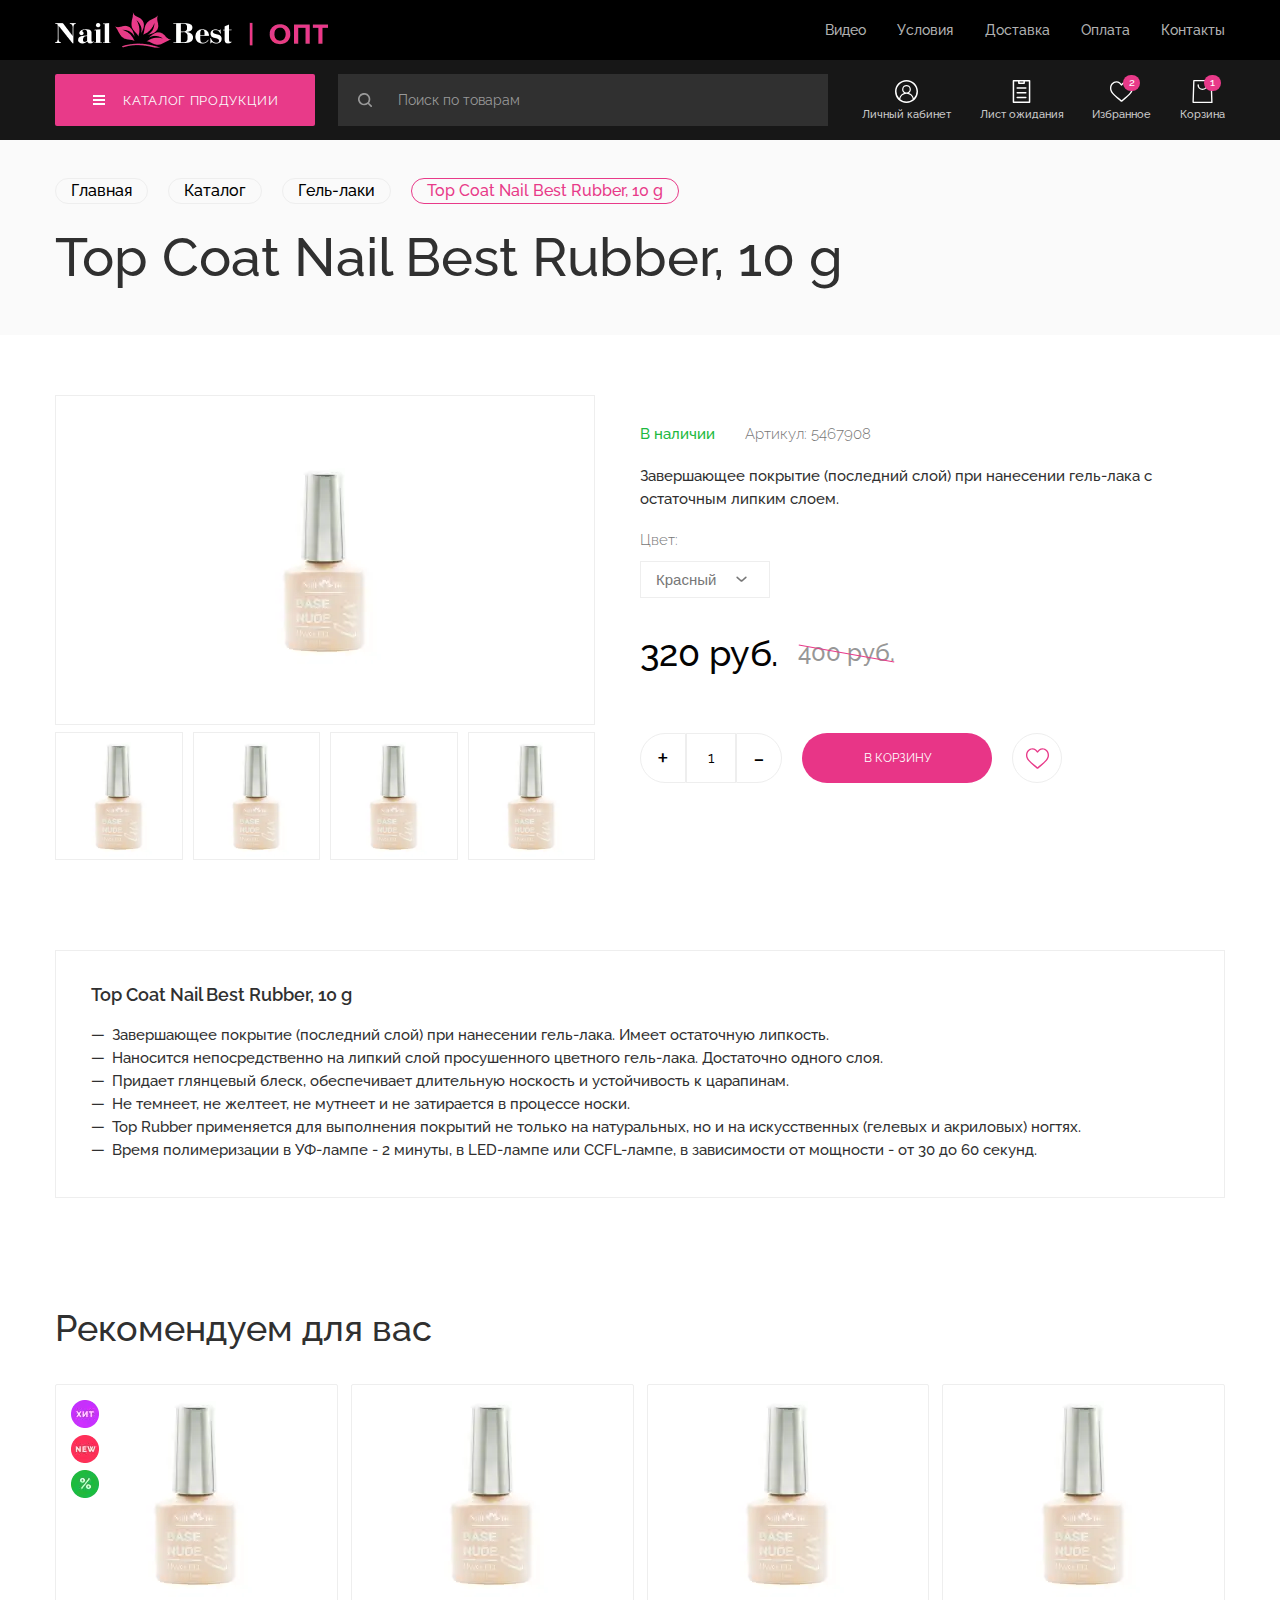
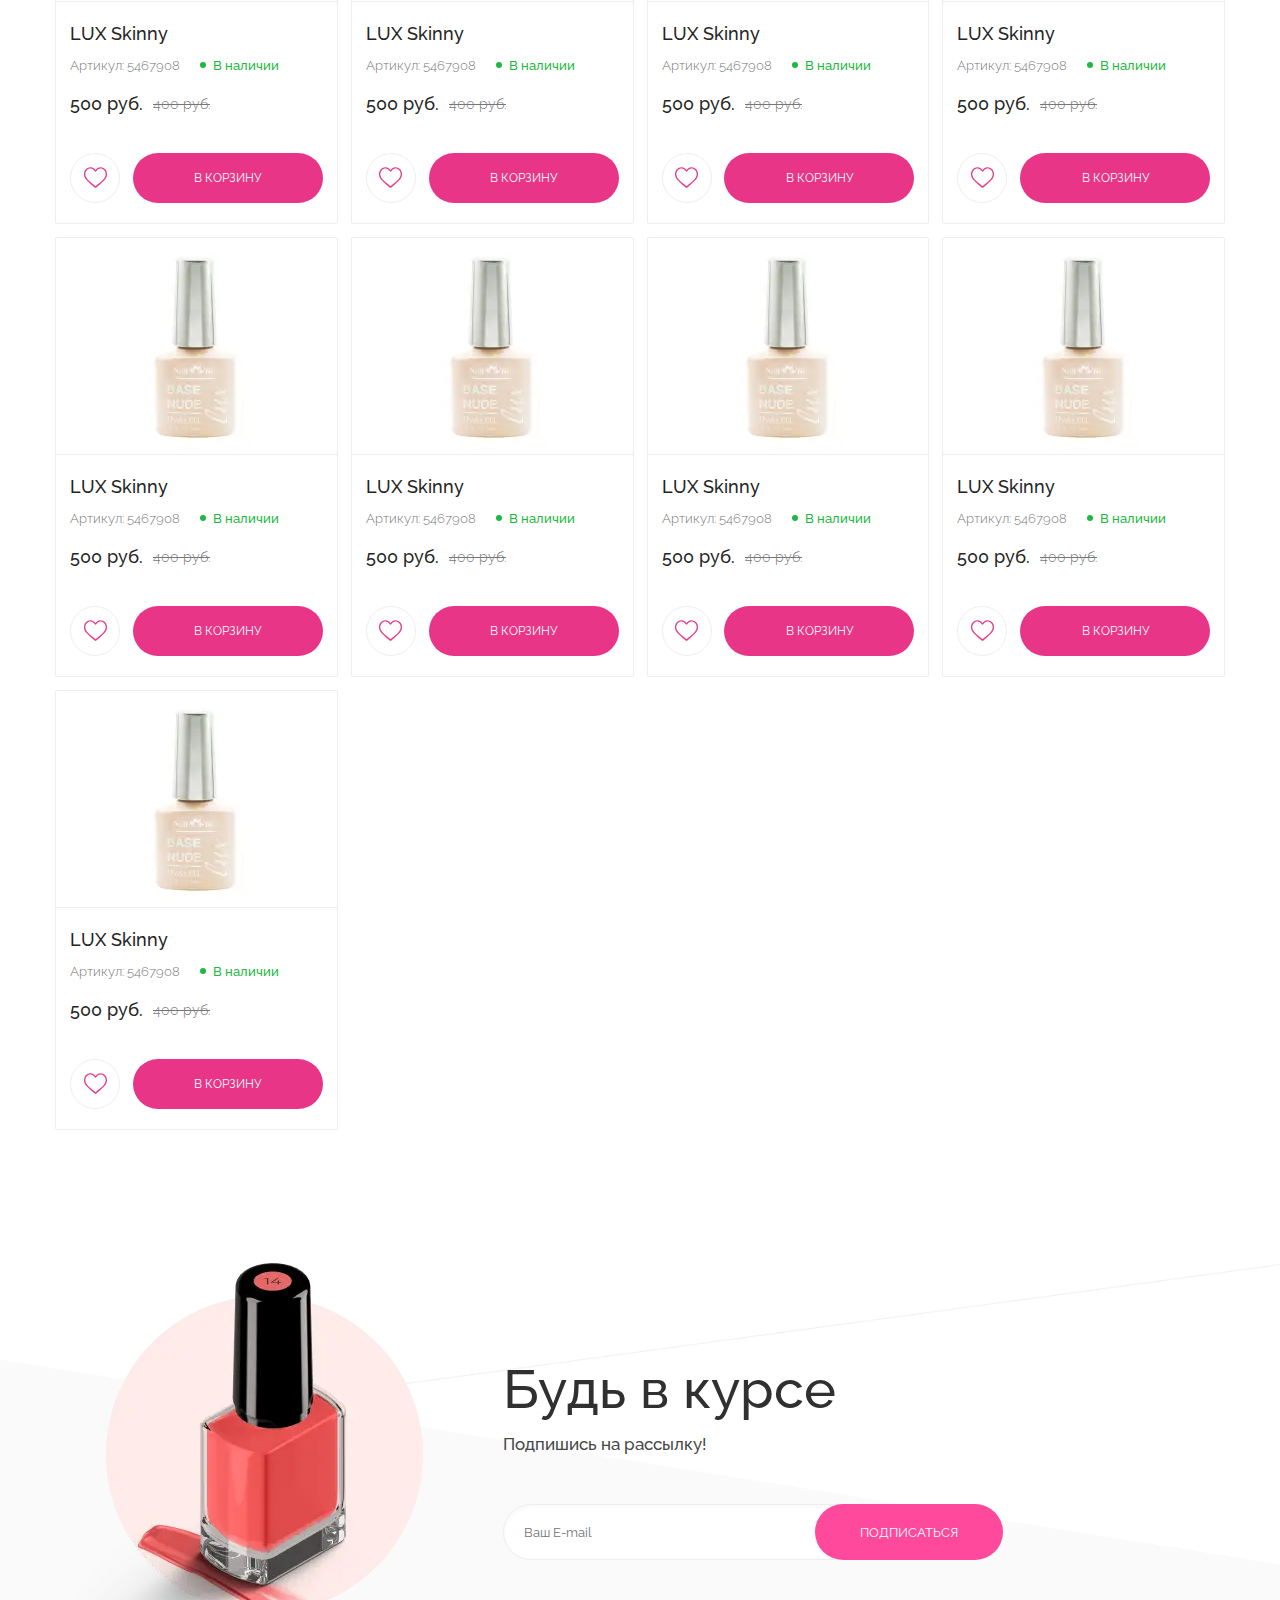
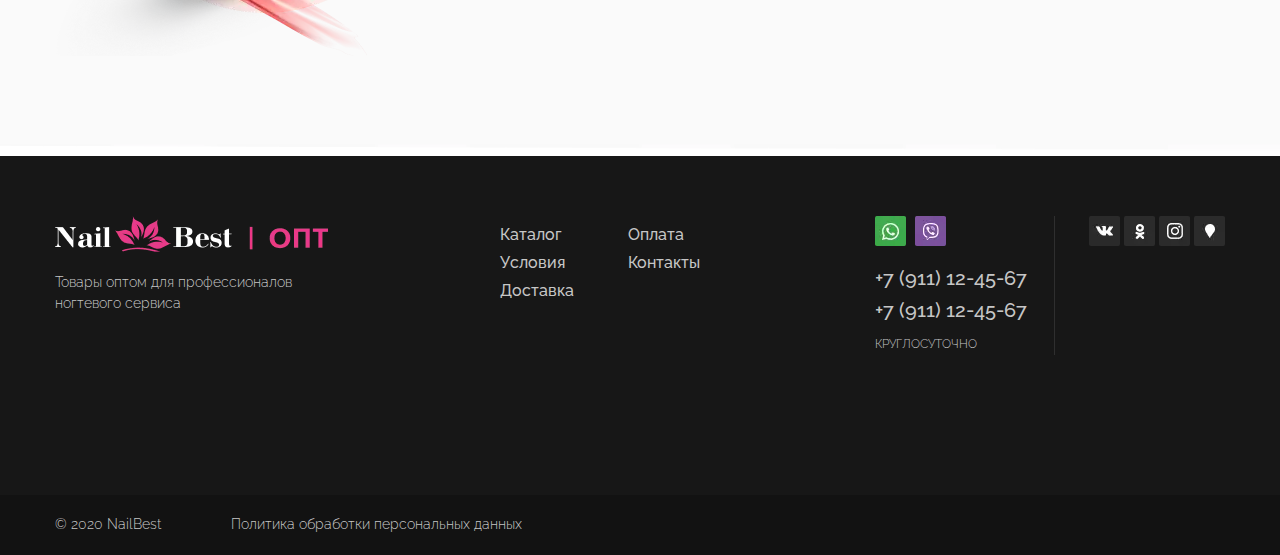
<file: product.html>
<!DOCTYPE html><html lang="en"><head>   <meta charset="UTF-8">   <meta name="viewport" content="width=device-width, initial-scale=1.0">   <link href="https://fonts.googleapis.com/css2?family=Raleway:wght@400;500&display=swap" rel="stylesheet">   <link rel="stylesheet" href="https://unpkg.com/swiper/swiper-bundle.min.css">   <link rel="stylesheet" href="css/style.min.css">   <title>Document</title></head><body>   <header class="header">   <div class="header__top">      <div class="h_container container h-t-container">         <div class="header__burger">            <span class="span-1"></span>         </div>         <a href="index.html" class="header__logo">            <picture><source srcset="img/logo.webp" type="image/webp"><img src="img/logo.png" alt="" class="logo-img"></picture>         </a>         <nav class="header__nav">            <ul class="nav__list">               <li class="nav__item media_hide"><h2 class="menu-title">Меню</h2></li>               <li class="nav__item  media_hide"><a id="catalog-menu-in-header" href="#" class="nav__links arrow-for-menu-item">Каталог продукции</a></li>	               <li class="nav__item"><a href="#" class="nav__links">Видео</a></li>	               <li class="nav__item"><a href="#" class="nav__links">Условия</a></li>               <li class="nav__item"><a href="#" class="nav__links">Доставка</a></li>               <li class="nav__item"><a href="#" class="nav__links">Оплата</a></li>               <li class="nav__item"><a href="#" class="nav__links">Контакты</a></li>            </ul>         </nav>      </div>   </div>   <div class="header__bottom header-bottom">      <div class="h_container container">         <div class="header-bottom__catalog">            <button id="catalog-btn" class="header-bottom__btn">               <div class="catalog-btn-burger">                  <span></span>               </div>               КАТАЛОГ ПРОДУКЦИИ            </button>            <div id="catalog-menu" class="catalog-menu">               <ul class="catalog-menu-list">                  <li id="catalog-item-1" class="catalog__item-1 catalog__item arrow-for-menu-item">                     <a href="#">Гель-Лаки</a>                     <ul class="catalog__item-1-submenu submenu-1 submenu">                        <li class="submenu-1__item submenu-item"><a href="#">Гель-Лаки</a></li>                        <li class="submenu-1__item submenu-item"><a href="#">Базы и Топы</a></li>                        <li class="submenu-1__item submenu-item"><a href="#">Праймеры, бондеры, обезжириватели</a></li>                     </ul>                  </li>                  <li id="catalog-item-2" class="catalog__item-2 catalog__item arrow-for-menu-item"><a href="#">Гели для дизайна</a></li>                  <li id="catalog-item-3" class="catalog__item-3 catalog__item arrow-for-menu-item"><a href="#">Все для дизайна ногтей</a></li>                  <li id="catalog-item-4" class="catalog__item-4 catalog__item arrow-for-menu-item"><a href="#">Материалы для наращивания ногтей</a></li>                  <li id="catalog-item-5" class="catalog__item-5 catalog__item arrow-for-menu-item"><a href="#">Электрооборудование для маникюра                     и педикюра</a></li>                  <li id="catalog-item-6" class="catalog__item-6 catalog__item arrow-for-menu-item"><a href="#">Инструменты для маникюра и педикюра</a></li>                  <li id="catalog-item-7" class="catalog__item-7 catalog__item arrow-for-menu-item"><a href="#">Пилки, бафы, шлифовщики</a></li>                  <li id="catalog-item-8" class="catalog__item-8 catalog__item arrow-for-menu-item"><a href="#">Расходные материалы</a></li>               </ul>            </div>            <div id="media-catalog-menu"class="media-catalog-menu">               <ul class="media-catalog-menu-list">                  <li class="nav__item title-item"><h2 class="menu-title">Каталог</h2><button id="back-btn-1" class="back-button-1">Hазад</button></li>                  <li  class="media-catalog-menu-item arrow-for-menu-item"><a id="gel-polish-opener" href="#">Гель-Лаки</a>                     <ul id="media-catalog-submenu" class="media-catalog-submenu">                        <li class="nav__item title-item"><h2 class="menu-title">Гель-Лаки</h2><button id="back-btn-2" class="back-button-1">Hазад</button></li>                        <li class="media-catalog-submenu__item"><a href="#">Гель-Лаки</a></li>                        <li class="media-catalog-submenu__item"><a href="#">Базы и Топы</a></li>                        <li class="media-catalog-submenu__item"><a href="#">Праймеры, бондеры, обезжириватели</a></li>                     </ul>                  </li>                  <li class="media-catalog-menu-item arrow-for-menu-item"><a href="#">Гели для дизайна</a></li>                  <li class="media-catalog-menu-item arrow-for-menu-item"><a href="#">Все для дизайна ногтей</a></li>                  <li class="media-catalog-menu-item arrow-for-menu-item"><a href="#">Пилки, бафы, шлифовщики</a></li>                  <li class="media-catalog-menu-item arrow-for-menu-item"><a href="#">Расходные материалы</a></li>                  <li class="media-catalog-menu-item arrow-for-menu-item"><a href="#">Инструменты</a></li>               </ul>            </div>         </div>                  <form class="header-bottom__search">            <button type="submit" class="search-submit" ></button>            <input id="search-input" type="text" class="header-bottom__search-box" placeholder="Поиск по товарам">         </form>         <div class="header-bottom__actions">               <a data-da="h-t-container,last,767" href="#" class="action header-bottom__persone">                  <picture><source srcset="img/union.svg" type="image/webp"><img src="img/union.svg" alt=""></picture>                  <p class="persone__text actions-text">Личный кабинет</p>               </a>               <a href="#" class="action header-bottom__wait-list">                  <picture><source srcset="img/list.svg" type="image/webp"><img src="img/list.svg" alt=""></picture>                  <p class="wait-list__text actions-text">Лист ожидания</p>               </a>               <a href="#" class="action header-bottom__liked">                  <picture><source srcset="img/heart.svg" type="image/webp"><img src="img/heart.svg" alt=""></picture>                  <span class="likes-counter counter">2</span>                  <p class="liked__text actions-text">Избранное</p>               </a>               <a href="#" class="action header-bottom__basket">                  <picture><source srcset="img/shopping-bag.svg" type="image/webp"><img src="img/shopping-bag.svg" alt=""></picture>                  <span class="products-counter counter">1</span>                  <p class="basket__text actions-text">Корзина</p>               </a>         </div>      </div>   </div></header>                                                           <section class="information">      <div class="container">         <div class="location">            <div class="location__item">Главная</div>            <div class="location__item">Каталог</div>            <div class="location__item">Гель-лаки</div>            <div class="location__item product-name">Top Coat Nail Best Rubber, 10 g</div>         </div>         <h2 class="information__title">Top Coat Nail Best Rubber, 10 g</h2>      </div>   </section>   <main class="product-block">      <div class="container">         <div class="product-block__slider">            <div class="product-block__slider-wrapper">               <div class="product-block__slider-container swiper-container">                  <div class="swiper-wrapper">                     <div class="swiper-slide">                        <picture><source srcset="img/product-img.webp" type="image/webp"><img src="img/product-img.png" alt="" class="product-block__image"></picture>                     </div>                     <div class="swiper-slide">                        <picture><source srcset="img/product-img.webp" type="image/webp"><img src="img/product-img.png" alt="" class="product-block__image"></picture>                     </div>                     <div class="swiper-slide">                        <picture><source srcset="img/product-img.webp" type="image/webp"><img src="img/product-img.png" alt="" class="product-block__image"></picture>                     </div>                     <div class="swiper-slide">                        <picture><source srcset="img/product-img.webp" type="image/webp"><img src="img/product-img.png" alt="" class="product-block__image"></picture>                     </div>                  </div>               </div>               <div class="product-block__mini-slider swiper-container">                  <div class="swiper-wrapper">                     <div class="swiper-slide">                        <picture><source srcset="img/product-img.webp" type="image/webp"><img src="img/product-img.png" alt=""></picture>                     </div>                     <div class="swiper-slide">                        <picture><source srcset="img/product-img.webp" type="image/webp"><img src="img/product-img.png" alt=""></picture>                     </div>                     <div class="swiper-slide">                        <picture><source srcset="img/product-img.webp" type="image/webp"><img src="img/product-img.png" alt=""></picture>                     </div>                     <div class="swiper-slide">                        <picture><source srcset="img/product-img.webp" type="image/webp"><img src="img/product-img.png" alt=""></picture>                     </div>                  </div>               </div>            </div>            <div class="hide-slider-img">               <picture><source srcset="img/product-img.webp" type="image/webp"><img class="" src="img/product-img.png" alt=""></picture>            </div>         </div>         <div class="product-block__content">            <div class="product__characteristics">                  <div class="product__in-stock">В наличии</div>                  <div class="product__vender-code">Артикул: <span>5467908</span></div>            </div>            <p class="product-block__description">Завершающее покрытие (последний слой) при нанесении гель-лака                   с остаточным липким слоем.            </p>            <div class="product-block__color">               <span>Цвет:</span>               <div class="product-block__select-block">                     <select class="product-block-color__select" name="" id="">                        <option value="Красный">Красный</option>                        <option value="Синий">Синий</option>                        <option value="Жёлтый">Жёлтый</option>                     </select>                     <button class="product-block-color__button"></button>               </div>            </div>            <div class="product-block__price">                  <p class="product-block__active-price">320 руб.</p>                  <p class="product-block__old-price">400 руб.</p>            </div>            <div class="product-block__actions">                  <div class="act-block">                     <div class="product-block__counter">                        <button class="plus">+</button>                        <input id="product-counter" value="1">                        <button class="minus">-</button>                     </div>                     <button class="product__in-basket default-btn">В корзину</button>                  </div>                  <div class="like-block">                     <button class="product__like">                        <svg width="23" height="23" viewBox="0 0 23 23" fill="none" xmlns="http://www.w3.org/2000/svg">                           <path d="M11.5 21.7204C11.1725 21.7204 10.8569 21.6018 10.6108 21.3863C9.6817 20.5739 8.78589 19.8104 7.99555 19.1369L7.99152 19.1334C5.67436 17.1588 3.67341 15.4535 2.28118 13.7736C0.72489 11.8957 0 10.1151 0 8.16999C0 6.28011 0.648032 4.53658 1.8246 3.26035C3.0152 1.96902 4.64888 1.25781 6.42522 1.25781C7.75287 1.25781 8.96874 1.67755 10.039 2.50527C10.5791 2.92308 11.0687 3.43442 11.5 4.03086C11.9315 3.43442 12.4209 2.92308 12.9612 2.50527C14.0314 1.67755 15.2473 1.25781 16.5749 1.25781C18.3511 1.25781 19.9849 1.96902 21.1755 3.26035C22.3521 4.53658 23 6.28011 23 8.16999C23 10.1151 22.2752 11.8957 20.7189 13.7735C19.3267 15.4535 17.3259 17.1586 15.0091 19.133C14.2174 19.8076 13.3202 20.5723 12.3889 21.3867C12.1431 21.6018 11.8272 21.7204 11.5 21.7204ZM6.42522 2.60512C5.02966 2.60512 3.74764 3.16208 2.81498 4.17352C1.86847 5.20023 1.34713 6.61948 1.34713 8.16999C1.34713 9.80595 1.95515 11.2691 3.31842 12.914C4.63607 14.504 6.59596 16.1742 8.86521 18.1081L8.86942 18.1116C9.66275 18.7877 10.5621 19.5542 11.498 20.3726C12.4397 19.5526 13.3404 18.7849 14.1353 18.1077C16.4044 16.1738 18.3641 14.504 19.6817 12.914C21.0448 11.2691 21.6528 9.80595 21.6528 8.16999C21.6528 6.61948 21.1315 5.20023 20.185 4.17352C19.2525 3.16208 17.9703 2.60512 16.5749 2.60512C15.5526 2.60512 14.614 2.9301 13.7852 3.57094C13.0466 4.14229 12.5321 4.86455 12.2305 5.36992C12.0754 5.6298 11.8023 5.78492 11.5 5.78492C11.1976 5.78492 10.9246 5.6298 10.7695 5.36992C10.468 4.86455 9.95351 4.14229 9.21476 3.57094C8.38599 2.9301 7.44737 2.60512 6.42522 2.60512Z" fill="white"/>                        </svg>                     </button>                     <span>Добавить в избранное</span>                  </div>            </div>         </div>      </div>   </main>   <section class="product-article">      <div class="container">         <div class="product-article__wrapper">            <h2 class="product-article__title">Top Coat Nail Best Rubber, 10 g</h2>            <ul class="product-article__text">               <li class="product-article__text-item">Завершающее покрытие (последний слой) при нанесении гель-лака. Имеет остаточную липкость.</li>               <li class="product-article__text-item">Наносится непосредственно на липкий слой просушенного цветного гель-лака. Достаточно одного слоя.</li>               <li class="product-article__text-item">Придает глянцевый блеск, обеспечивает длительную носкость и устойчивость к царапинам.</li>               <li class="product-article__text-item">Не темнеет, не желтеет, не мутнеет и не затирается в процессе носки.</li>               <li class="product-article__text-item">Top Rubber применяется для выполнения покрытий не только на натуральных, но и на искусственных (гелевых и акриловых) ногтях.</li>               <li class="product-article__text-item">Время полимеризации в УФ-лампе - 2 минуты, в LED-лампе или CCFL-лампе, в зависимости от мощности - от 30 до 60 секунд.</li>            </ul>         </div>      </div>   </section>   <section class="products">      <div class="container">         <div class="products__header">            <h2 class="products__title section-title">Рекомендуем для вас</h2>         </div>         <div class="products__content">            <div class="product">               <div class="_discount_"></div>               <div class="_new_"></div>               <div class="_hit_"></div>               <a href="#" class="product__image">                  <picture><source srcset="img/product-img.webp" type="image/webp"><img src="img/product-img.png" class="product__img"></picture>               </a>               <div class="product__content">                  <h3 class="product__title">LUX Skinny</h3>                  <div class="product__characteristics">                     <div class="product__vender-code">Артикул: <span>5467908</span></div>                     <div class="product__in-stock">В наличии</div>                  </div>                  <div class="product__price">                     <div class="active-price">500 руб.</div>                     <div class="old-price">400 руб.</div>                  </div>                  <div class="product__actions">                     <button class="product__like">                        <svg width="23" height="23" viewBox="0 0 23 23" fill="none" xmlns="http://www.w3.org/2000/svg">                           <path d="M11.5 21.7204C11.1725 21.7204 10.8569 21.6018 10.6108 21.3863C9.6817 20.5739 8.78589 19.8104 7.99555 19.1369L7.99152 19.1334C5.67436 17.1588 3.67341 15.4535 2.28118 13.7736C0.72489 11.8957 0 10.1151 0 8.16999C0 6.28011 0.648032 4.53658 1.8246 3.26035C3.0152 1.96902 4.64888 1.25781 6.42522 1.25781C7.75287 1.25781 8.96874 1.67755 10.039 2.50527C10.5791 2.92308 11.0687 3.43442 11.5 4.03086C11.9315 3.43442 12.4209 2.92308 12.9612 2.50527C14.0314 1.67755 15.2473 1.25781 16.5749 1.25781C18.3511 1.25781 19.9849 1.96902 21.1755 3.26035C22.3521 4.53658 23 6.28011 23 8.16999C23 10.1151 22.2752 11.8957 20.7189 13.7735C19.3267 15.4535 17.3259 17.1586 15.0091 19.133C14.2174 19.8076 13.3202 20.5723 12.3889 21.3867C12.1431 21.6018 11.8272 21.7204 11.5 21.7204ZM6.42522 2.60512C5.02966 2.60512 3.74764 3.16208 2.81498 4.17352C1.86847 5.20023 1.34713 6.61948 1.34713 8.16999C1.34713 9.80595 1.95515 11.2691 3.31842 12.914C4.63607 14.504 6.59596 16.1742 8.86521 18.1081L8.86942 18.1116C9.66275 18.7877 10.5621 19.5542 11.498 20.3726C12.4397 19.5526 13.3404 18.7849 14.1353 18.1077C16.4044 16.1738 18.3641 14.504 19.6817 12.914C21.0448 11.2691 21.6528 9.80595 21.6528 8.16999C21.6528 6.61948 21.1315 5.20023 20.185 4.17352C19.2525 3.16208 17.9703 2.60512 16.5749 2.60512C15.5526 2.60512 14.614 2.9301 13.7852 3.57094C13.0466 4.14229 12.5321 4.86455 12.2305 5.36992C12.0754 5.6298 11.8023 5.78492 11.5 5.78492C11.1976 5.78492 10.9246 5.6298 10.7695 5.36992C10.468 4.86455 9.95351 4.14229 9.21476 3.57094C8.38599 2.9301 7.44737 2.60512 6.42522 2.60512Z" fill="white"/>                        </svg>                     </button>                     <button class="product__in-basket default-btn">В корзину</button>                  </div>               </div>            </div>            <div class="product">               <a href="#" class="product__image">                  <picture><source srcset="img/product-img.webp" type="image/webp"><img src="img/product-img.png" class="product__img"></picture>               </a>               <div class="product__content">                  <h3 class="product__title">LUX Skinny</h3>                  <div class="product__characteristics">                     <div class="product__vender-code">Артикул: <span>5467908</span></div>                     <div class="product__in-stock">В наличии</div>                  </div>                  <div class="product__price">                     <div class="active-price">500 руб.</div>                     <div class="old-price">400 руб.</div>                  </div>                  <div class="product__actions">                     <button class="product__like">                        <svg width="23" height="23" viewBox="0 0 23 23" fill="none" xmlns="http://www.w3.org/2000/svg">                           <path d="M11.5 21.7204C11.1725 21.7204 10.8569 21.6018 10.6108 21.3863C9.6817 20.5739 8.78589 19.8104 7.99555 19.1369L7.99152 19.1334C5.67436 17.1588 3.67341 15.4535 2.28118 13.7736C0.72489 11.8957 0 10.1151 0 8.16999C0 6.28011 0.648032 4.53658 1.8246 3.26035C3.0152 1.96902 4.64888 1.25781 6.42522 1.25781C7.75287 1.25781 8.96874 1.67755 10.039 2.50527C10.5791 2.92308 11.0687 3.43442 11.5 4.03086C11.9315 3.43442 12.4209 2.92308 12.9612 2.50527C14.0314 1.67755 15.2473 1.25781 16.5749 1.25781C18.3511 1.25781 19.9849 1.96902 21.1755 3.26035C22.3521 4.53658 23 6.28011 23 8.16999C23 10.1151 22.2752 11.8957 20.7189 13.7735C19.3267 15.4535 17.3259 17.1586 15.0091 19.133C14.2174 19.8076 13.3202 20.5723 12.3889 21.3867C12.1431 21.6018 11.8272 21.7204 11.5 21.7204ZM6.42522 2.60512C5.02966 2.60512 3.74764 3.16208 2.81498 4.17352C1.86847 5.20023 1.34713 6.61948 1.34713 8.16999C1.34713 9.80595 1.95515 11.2691 3.31842 12.914C4.63607 14.504 6.59596 16.1742 8.86521 18.1081L8.86942 18.1116C9.66275 18.7877 10.5621 19.5542 11.498 20.3726C12.4397 19.5526 13.3404 18.7849 14.1353 18.1077C16.4044 16.1738 18.3641 14.504 19.6817 12.914C21.0448 11.2691 21.6528 9.80595 21.6528 8.16999C21.6528 6.61948 21.1315 5.20023 20.185 4.17352C19.2525 3.16208 17.9703 2.60512 16.5749 2.60512C15.5526 2.60512 14.614 2.9301 13.7852 3.57094C13.0466 4.14229 12.5321 4.86455 12.2305 5.36992C12.0754 5.6298 11.8023 5.78492 11.5 5.78492C11.1976 5.78492 10.9246 5.6298 10.7695 5.36992C10.468 4.86455 9.95351 4.14229 9.21476 3.57094C8.38599 2.9301 7.44737 2.60512 6.42522 2.60512Z" fill="white"/>                        </svg>                     </button>                     <button class="product__in-basket default-btn">В корзину</button>                  </div>               </div>            </div>            <div class="product">               <a href="#" class="product__image">                  <picture><source srcset="img/product-img.webp" type="image/webp"><img src="img/product-img.png" class="product__img"></picture>               </a>               <div class="product__content">                  <h3 class="product__title">LUX Skinny</h3>                  <div class="product__characteristics">                     <div class="product__vender-code">Артикул: <span>5467908</span></div>                     <div class="product__in-stock">В наличии</div>                  </div>                  <div class="product__price">                     <div class="active-price">500 руб.</div>                     <div class="old-price">400 руб.</div>                  </div>                  <div class="product__actions">                     <button class="product__like">                        <svg width="23" height="23" viewBox="0 0 23 23" fill="none" xmlns="http://www.w3.org/2000/svg">                           <path d="M11.5 21.7204C11.1725 21.7204 10.8569 21.6018 10.6108 21.3863C9.6817 20.5739 8.78589 19.8104 7.99555 19.1369L7.99152 19.1334C5.67436 17.1588 3.67341 15.4535 2.28118 13.7736C0.72489 11.8957 0 10.1151 0 8.16999C0 6.28011 0.648032 4.53658 1.8246 3.26035C3.0152 1.96902 4.64888 1.25781 6.42522 1.25781C7.75287 1.25781 8.96874 1.67755 10.039 2.50527C10.5791 2.92308 11.0687 3.43442 11.5 4.03086C11.9315 3.43442 12.4209 2.92308 12.9612 2.50527C14.0314 1.67755 15.2473 1.25781 16.5749 1.25781C18.3511 1.25781 19.9849 1.96902 21.1755 3.26035C22.3521 4.53658 23 6.28011 23 8.16999C23 10.1151 22.2752 11.8957 20.7189 13.7735C19.3267 15.4535 17.3259 17.1586 15.0091 19.133C14.2174 19.8076 13.3202 20.5723 12.3889 21.3867C12.1431 21.6018 11.8272 21.7204 11.5 21.7204ZM6.42522 2.60512C5.02966 2.60512 3.74764 3.16208 2.81498 4.17352C1.86847 5.20023 1.34713 6.61948 1.34713 8.16999C1.34713 9.80595 1.95515 11.2691 3.31842 12.914C4.63607 14.504 6.59596 16.1742 8.86521 18.1081L8.86942 18.1116C9.66275 18.7877 10.5621 19.5542 11.498 20.3726C12.4397 19.5526 13.3404 18.7849 14.1353 18.1077C16.4044 16.1738 18.3641 14.504 19.6817 12.914C21.0448 11.2691 21.6528 9.80595 21.6528 8.16999C21.6528 6.61948 21.1315 5.20023 20.185 4.17352C19.2525 3.16208 17.9703 2.60512 16.5749 2.60512C15.5526 2.60512 14.614 2.9301 13.7852 3.57094C13.0466 4.14229 12.5321 4.86455 12.2305 5.36992C12.0754 5.6298 11.8023 5.78492 11.5 5.78492C11.1976 5.78492 10.9246 5.6298 10.7695 5.36992C10.468 4.86455 9.95351 4.14229 9.21476 3.57094C8.38599 2.9301 7.44737 2.60512 6.42522 2.60512Z" fill="white"/>                        </svg>                     </button>                     <button class="product__in-basket default-btn">В корзину</button>                  </div>               </div>            </div>            <div class="product">               <a href="#" class="product__image">                  <picture><source srcset="img/product-img.webp" type="image/webp"><img src="img/product-img.png" class="product__img"></picture>               </a>               <div class="product__content">                  <h3 class="product__title">LUX Skinny</h3>                  <div class="product__characteristics">                     <div class="product__vender-code">Артикул: <span>5467908</span></div>                     <div class="product__in-stock">В наличии</div>                  </div>                  <div class="product__price">                     <div class="active-price">500 руб.</div>                     <div class="old-price">400 руб.</div>                  </div>                  <div class="product__actions">                     <button class="product__like">                        <svg width="23" height="23" viewBox="0 0 23 23" fill="none" xmlns="http://www.w3.org/2000/svg">                           <path d="M11.5 21.7204C11.1725 21.7204 10.8569 21.6018 10.6108 21.3863C9.6817 20.5739 8.78589 19.8104 7.99555 19.1369L7.99152 19.1334C5.67436 17.1588 3.67341 15.4535 2.28118 13.7736C0.72489 11.8957 0 10.1151 0 8.16999C0 6.28011 0.648032 4.53658 1.8246 3.26035C3.0152 1.96902 4.64888 1.25781 6.42522 1.25781C7.75287 1.25781 8.96874 1.67755 10.039 2.50527C10.5791 2.92308 11.0687 3.43442 11.5 4.03086C11.9315 3.43442 12.4209 2.92308 12.9612 2.50527C14.0314 1.67755 15.2473 1.25781 16.5749 1.25781C18.3511 1.25781 19.9849 1.96902 21.1755 3.26035C22.3521 4.53658 23 6.28011 23 8.16999C23 10.1151 22.2752 11.8957 20.7189 13.7735C19.3267 15.4535 17.3259 17.1586 15.0091 19.133C14.2174 19.8076 13.3202 20.5723 12.3889 21.3867C12.1431 21.6018 11.8272 21.7204 11.5 21.7204ZM6.42522 2.60512C5.02966 2.60512 3.74764 3.16208 2.81498 4.17352C1.86847 5.20023 1.34713 6.61948 1.34713 8.16999C1.34713 9.80595 1.95515 11.2691 3.31842 12.914C4.63607 14.504 6.59596 16.1742 8.86521 18.1081L8.86942 18.1116C9.66275 18.7877 10.5621 19.5542 11.498 20.3726C12.4397 19.5526 13.3404 18.7849 14.1353 18.1077C16.4044 16.1738 18.3641 14.504 19.6817 12.914C21.0448 11.2691 21.6528 9.80595 21.6528 8.16999C21.6528 6.61948 21.1315 5.20023 20.185 4.17352C19.2525 3.16208 17.9703 2.60512 16.5749 2.60512C15.5526 2.60512 14.614 2.9301 13.7852 3.57094C13.0466 4.14229 12.5321 4.86455 12.2305 5.36992C12.0754 5.6298 11.8023 5.78492 11.5 5.78492C11.1976 5.78492 10.9246 5.6298 10.7695 5.36992C10.468 4.86455 9.95351 4.14229 9.21476 3.57094C8.38599 2.9301 7.44737 2.60512 6.42522 2.60512Z" fill="white"/>                        </svg>                     </button>                     <button class="product__in-basket default-btn">В корзину</button>                  </div>               </div>            </div>            <div class="product">               <a href="#" class="product__image">                  <picture><source srcset="img/product-img.webp" type="image/webp"><img src="img/product-img.png" class="product__img"></picture>               </a>               <div class="product__content">                  <h3 class="product__title">LUX Skinny</h3>                  <div class="product__characteristics">                     <div class="product__vender-code">Артикул: <span>5467908</span></div>                     <div class="product__in-stock">В наличии</div>                  </div>                  <div class="product__price">                     <div class="active-price">500 руб.</div>                     <div class="old-price">400 руб.</div>                  </div>                  <div class="product__actions">                     <button class="product__like">                        <svg width="23" height="23" viewBox="0 0 23 23" fill="none" xmlns="http://www.w3.org/2000/svg">                           <path d="M11.5 21.7204C11.1725 21.7204 10.8569 21.6018 10.6108 21.3863C9.6817 20.5739 8.78589 19.8104 7.99555 19.1369L7.99152 19.1334C5.67436 17.1588 3.67341 15.4535 2.28118 13.7736C0.72489 11.8957 0 10.1151 0 8.16999C0 6.28011 0.648032 4.53658 1.8246 3.26035C3.0152 1.96902 4.64888 1.25781 6.42522 1.25781C7.75287 1.25781 8.96874 1.67755 10.039 2.50527C10.5791 2.92308 11.0687 3.43442 11.5 4.03086C11.9315 3.43442 12.4209 2.92308 12.9612 2.50527C14.0314 1.67755 15.2473 1.25781 16.5749 1.25781C18.3511 1.25781 19.9849 1.96902 21.1755 3.26035C22.3521 4.53658 23 6.28011 23 8.16999C23 10.1151 22.2752 11.8957 20.7189 13.7735C19.3267 15.4535 17.3259 17.1586 15.0091 19.133C14.2174 19.8076 13.3202 20.5723 12.3889 21.3867C12.1431 21.6018 11.8272 21.7204 11.5 21.7204ZM6.42522 2.60512C5.02966 2.60512 3.74764 3.16208 2.81498 4.17352C1.86847 5.20023 1.34713 6.61948 1.34713 8.16999C1.34713 9.80595 1.95515 11.2691 3.31842 12.914C4.63607 14.504 6.59596 16.1742 8.86521 18.1081L8.86942 18.1116C9.66275 18.7877 10.5621 19.5542 11.498 20.3726C12.4397 19.5526 13.3404 18.7849 14.1353 18.1077C16.4044 16.1738 18.3641 14.504 19.6817 12.914C21.0448 11.2691 21.6528 9.80595 21.6528 8.16999C21.6528 6.61948 21.1315 5.20023 20.185 4.17352C19.2525 3.16208 17.9703 2.60512 16.5749 2.60512C15.5526 2.60512 14.614 2.9301 13.7852 3.57094C13.0466 4.14229 12.5321 4.86455 12.2305 5.36992C12.0754 5.6298 11.8023 5.78492 11.5 5.78492C11.1976 5.78492 10.9246 5.6298 10.7695 5.36992C10.468 4.86455 9.95351 4.14229 9.21476 3.57094C8.38599 2.9301 7.44737 2.60512 6.42522 2.60512Z" fill="white"/>                        </svg>                     </button>                     <button class="product__in-basket default-btn">В корзину</button>                  </div>               </div>            </div>            <div class="product">               <a href="#" class="product__image">                  <picture><source srcset="img/product-img.webp" type="image/webp"><img src="img/product-img.png" class="product__img"></picture>               </a>               <div class="product__content">                  <h3 class="product__title">LUX Skinny</h3>                  <div class="product__characteristics">                     <div class="product__vender-code">Артикул: <span>5467908</span></div>                     <div class="product__in-stock">В наличии</div>                  </div>                  <div class="product__price">                     <div class="active-price">500 руб.</div>                     <div class="old-price">400 руб.</div>                  </div>                  <div class="product__actions">                     <button class="product__like">                        <svg width="23" height="23" viewBox="0 0 23 23" fill="none" xmlns="http://www.w3.org/2000/svg">                           <path d="M11.5 21.7204C11.1725 21.7204 10.8569 21.6018 10.6108 21.3863C9.6817 20.5739 8.78589 19.8104 7.99555 19.1369L7.99152 19.1334C5.67436 17.1588 3.67341 15.4535 2.28118 13.7736C0.72489 11.8957 0 10.1151 0 8.16999C0 6.28011 0.648032 4.53658 1.8246 3.26035C3.0152 1.96902 4.64888 1.25781 6.42522 1.25781C7.75287 1.25781 8.96874 1.67755 10.039 2.50527C10.5791 2.92308 11.0687 3.43442 11.5 4.03086C11.9315 3.43442 12.4209 2.92308 12.9612 2.50527C14.0314 1.67755 15.2473 1.25781 16.5749 1.25781C18.3511 1.25781 19.9849 1.96902 21.1755 3.26035C22.3521 4.53658 23 6.28011 23 8.16999C23 10.1151 22.2752 11.8957 20.7189 13.7735C19.3267 15.4535 17.3259 17.1586 15.0091 19.133C14.2174 19.8076 13.3202 20.5723 12.3889 21.3867C12.1431 21.6018 11.8272 21.7204 11.5 21.7204ZM6.42522 2.60512C5.02966 2.60512 3.74764 3.16208 2.81498 4.17352C1.86847 5.20023 1.34713 6.61948 1.34713 8.16999C1.34713 9.80595 1.95515 11.2691 3.31842 12.914C4.63607 14.504 6.59596 16.1742 8.86521 18.1081L8.86942 18.1116C9.66275 18.7877 10.5621 19.5542 11.498 20.3726C12.4397 19.5526 13.3404 18.7849 14.1353 18.1077C16.4044 16.1738 18.3641 14.504 19.6817 12.914C21.0448 11.2691 21.6528 9.80595 21.6528 8.16999C21.6528 6.61948 21.1315 5.20023 20.185 4.17352C19.2525 3.16208 17.9703 2.60512 16.5749 2.60512C15.5526 2.60512 14.614 2.9301 13.7852 3.57094C13.0466 4.14229 12.5321 4.86455 12.2305 5.36992C12.0754 5.6298 11.8023 5.78492 11.5 5.78492C11.1976 5.78492 10.9246 5.6298 10.7695 5.36992C10.468 4.86455 9.95351 4.14229 9.21476 3.57094C8.38599 2.9301 7.44737 2.60512 6.42522 2.60512Z" fill="white"/>                        </svg>                     </button>                     <button class="product__in-basket default-btn">В корзину</button>                  </div>               </div>            </div>            <div class="product">               <a href="#" class="product__image">                  <picture><source srcset="img/product-img.webp" type="image/webp"><img src="img/product-img.png" class="product__img"></picture>               </a>               <div class="product__content">                  <h3 class="product__title">LUX Skinny</h3>                  <div class="product__characteristics">                     <div class="product__vender-code">Артикул: <span>5467908</span></div>                     <div class="product__in-stock">В наличии</div>                  </div>                  <div class="product__price">                     <div class="active-price">500 руб.</div>                     <div class="old-price">400 руб.</div>                  </div>                  <div class="product__actions">                     <button class="product__like">                        <svg width="23" height="23" viewBox="0 0 23 23" fill="none" xmlns="http://www.w3.org/2000/svg">                           <path d="M11.5 21.7204C11.1725 21.7204 10.8569 21.6018 10.6108 21.3863C9.6817 20.5739 8.78589 19.8104 7.99555 19.1369L7.99152 19.1334C5.67436 17.1588 3.67341 15.4535 2.28118 13.7736C0.72489 11.8957 0 10.1151 0 8.16999C0 6.28011 0.648032 4.53658 1.8246 3.26035C3.0152 1.96902 4.64888 1.25781 6.42522 1.25781C7.75287 1.25781 8.96874 1.67755 10.039 2.50527C10.5791 2.92308 11.0687 3.43442 11.5 4.03086C11.9315 3.43442 12.4209 2.92308 12.9612 2.50527C14.0314 1.67755 15.2473 1.25781 16.5749 1.25781C18.3511 1.25781 19.9849 1.96902 21.1755 3.26035C22.3521 4.53658 23 6.28011 23 8.16999C23 10.1151 22.2752 11.8957 20.7189 13.7735C19.3267 15.4535 17.3259 17.1586 15.0091 19.133C14.2174 19.8076 13.3202 20.5723 12.3889 21.3867C12.1431 21.6018 11.8272 21.7204 11.5 21.7204ZM6.42522 2.60512C5.02966 2.60512 3.74764 3.16208 2.81498 4.17352C1.86847 5.20023 1.34713 6.61948 1.34713 8.16999C1.34713 9.80595 1.95515 11.2691 3.31842 12.914C4.63607 14.504 6.59596 16.1742 8.86521 18.1081L8.86942 18.1116C9.66275 18.7877 10.5621 19.5542 11.498 20.3726C12.4397 19.5526 13.3404 18.7849 14.1353 18.1077C16.4044 16.1738 18.3641 14.504 19.6817 12.914C21.0448 11.2691 21.6528 9.80595 21.6528 8.16999C21.6528 6.61948 21.1315 5.20023 20.185 4.17352C19.2525 3.16208 17.9703 2.60512 16.5749 2.60512C15.5526 2.60512 14.614 2.9301 13.7852 3.57094C13.0466 4.14229 12.5321 4.86455 12.2305 5.36992C12.0754 5.6298 11.8023 5.78492 11.5 5.78492C11.1976 5.78492 10.9246 5.6298 10.7695 5.36992C10.468 4.86455 9.95351 4.14229 9.21476 3.57094C8.38599 2.9301 7.44737 2.60512 6.42522 2.60512Z" fill="white"/>                        </svg>                     </button>                     <button class="product__in-basket default-btn">В корзину</button>                  </div>               </div>            </div>            <div class="product">               <a href="#" class="product__image">                  <picture><source srcset="img/product-img.webp" type="image/webp"><img src="img/product-img.png" class="product__img"></picture>               </a>               <div class="product__content">                  <h3 class="product__title">LUX Skinny</h3>                  <div class="product__characteristics">                     <div class="product__vender-code">Артикул: <span>5467908</span></div>                     <div class="product__in-stock">В наличии</div>                  </div>                  <div class="product__price">                     <div class="active-price">500 руб.</div>                     <div class="old-price">400 руб.</div>                  </div>                  <div class="product__actions">                     <button class="product__like">                        <svg width="23" height="23" viewBox="0 0 23 23" fill="none" xmlns="http://www.w3.org/2000/svg">                           <path d="M11.5 21.7204C11.1725 21.7204 10.8569 21.6018 10.6108 21.3863C9.6817 20.5739 8.78589 19.8104 7.99555 19.1369L7.99152 19.1334C5.67436 17.1588 3.67341 15.4535 2.28118 13.7736C0.72489 11.8957 0 10.1151 0 8.16999C0 6.28011 0.648032 4.53658 1.8246 3.26035C3.0152 1.96902 4.64888 1.25781 6.42522 1.25781C7.75287 1.25781 8.96874 1.67755 10.039 2.50527C10.5791 2.92308 11.0687 3.43442 11.5 4.03086C11.9315 3.43442 12.4209 2.92308 12.9612 2.50527C14.0314 1.67755 15.2473 1.25781 16.5749 1.25781C18.3511 1.25781 19.9849 1.96902 21.1755 3.26035C22.3521 4.53658 23 6.28011 23 8.16999C23 10.1151 22.2752 11.8957 20.7189 13.7735C19.3267 15.4535 17.3259 17.1586 15.0091 19.133C14.2174 19.8076 13.3202 20.5723 12.3889 21.3867C12.1431 21.6018 11.8272 21.7204 11.5 21.7204ZM6.42522 2.60512C5.02966 2.60512 3.74764 3.16208 2.81498 4.17352C1.86847 5.20023 1.34713 6.61948 1.34713 8.16999C1.34713 9.80595 1.95515 11.2691 3.31842 12.914C4.63607 14.504 6.59596 16.1742 8.86521 18.1081L8.86942 18.1116C9.66275 18.7877 10.5621 19.5542 11.498 20.3726C12.4397 19.5526 13.3404 18.7849 14.1353 18.1077C16.4044 16.1738 18.3641 14.504 19.6817 12.914C21.0448 11.2691 21.6528 9.80595 21.6528 8.16999C21.6528 6.61948 21.1315 5.20023 20.185 4.17352C19.2525 3.16208 17.9703 2.60512 16.5749 2.60512C15.5526 2.60512 14.614 2.9301 13.7852 3.57094C13.0466 4.14229 12.5321 4.86455 12.2305 5.36992C12.0754 5.6298 11.8023 5.78492 11.5 5.78492C11.1976 5.78492 10.9246 5.6298 10.7695 5.36992C10.468 4.86455 9.95351 4.14229 9.21476 3.57094C8.38599 2.9301 7.44737 2.60512 6.42522 2.60512Z" fill="white"/>                        </svg>                     </button>                     <button class="product__in-basket default-btn">В корзину</button>                  </div>               </div>            </div>            <div class="product">               <a href="#" class="product__image">                  <picture><source srcset="img/product-img.webp" type="image/webp"><img src="img/product-img.png" class="product__img"></picture>               </a>               <div class="product__content">                  <h3 class="product__title">LUX Skinny</h3>                  <div class="product__characteristics">                     <div class="product__vender-code">Артикул: <span>5467908</span></div>                     <div class="product__in-stock">В наличии</div>                  </div>                  <div class="product__price">                     <div class="active-price">500 руб.</div>                     <div class="old-price">400 руб.</div>                  </div>                  <div class="product__actions">                     <button class="product__like">                        <svg width="23" height="23" viewBox="0 0 23 23" fill="none" xmlns="http://www.w3.org/2000/svg">                           <path d="M11.5 21.7204C11.1725 21.7204 10.8569 21.6018 10.6108 21.3863C9.6817 20.5739 8.78589 19.8104 7.99555 19.1369L7.99152 19.1334C5.67436 17.1588 3.67341 15.4535 2.28118 13.7736C0.72489 11.8957 0 10.1151 0 8.16999C0 6.28011 0.648032 4.53658 1.8246 3.26035C3.0152 1.96902 4.64888 1.25781 6.42522 1.25781C7.75287 1.25781 8.96874 1.67755 10.039 2.50527C10.5791 2.92308 11.0687 3.43442 11.5 4.03086C11.9315 3.43442 12.4209 2.92308 12.9612 2.50527C14.0314 1.67755 15.2473 1.25781 16.5749 1.25781C18.3511 1.25781 19.9849 1.96902 21.1755 3.26035C22.3521 4.53658 23 6.28011 23 8.16999C23 10.1151 22.2752 11.8957 20.7189 13.7735C19.3267 15.4535 17.3259 17.1586 15.0091 19.133C14.2174 19.8076 13.3202 20.5723 12.3889 21.3867C12.1431 21.6018 11.8272 21.7204 11.5 21.7204ZM6.42522 2.60512C5.02966 2.60512 3.74764 3.16208 2.81498 4.17352C1.86847 5.20023 1.34713 6.61948 1.34713 8.16999C1.34713 9.80595 1.95515 11.2691 3.31842 12.914C4.63607 14.504 6.59596 16.1742 8.86521 18.1081L8.86942 18.1116C9.66275 18.7877 10.5621 19.5542 11.498 20.3726C12.4397 19.5526 13.3404 18.7849 14.1353 18.1077C16.4044 16.1738 18.3641 14.504 19.6817 12.914C21.0448 11.2691 21.6528 9.80595 21.6528 8.16999C21.6528 6.61948 21.1315 5.20023 20.185 4.17352C19.2525 3.16208 17.9703 2.60512 16.5749 2.60512C15.5526 2.60512 14.614 2.9301 13.7852 3.57094C13.0466 4.14229 12.5321 4.86455 12.2305 5.36992C12.0754 5.6298 11.8023 5.78492 11.5 5.78492C11.1976 5.78492 10.9246 5.6298 10.7695 5.36992C10.468 4.86455 9.95351 4.14229 9.21476 3.57094C8.38599 2.9301 7.44737 2.60512 6.42522 2.60512Z" fill="white"/>                        </svg>                     </button>                     <button class="product__in-basket default-btn">В корзину</button>                  </div>               </div>            </div>         </div>         <button class="show-more">Показать еще</button>      </div>   </section>   <section class="mailing">      <div class="container">         <div class="mailing__content">            <picture><source srcset="img/mailing-img.webp" type="image/webp"><img src="img/mailing-img.png" alt="" class="mailing__image"></picture>            <div class="mailing__main">               <h2 class="mailing__title">Будь в курсе</h2>               <p class="mailing__text">Подпишись на рассылку!</p>               <form action="" class="mailing__form mailing-form">                  <input type="text" class="mailing-form__input" placeholder="Ваш E-mail">                  <button type="submit" class="mailing-form__btn default-btn">ПОДПИСАТЬСЯ</button>               </form>            </div>         </div>      </div>   </section>   <footer class="footer">   <div class="container">      <div class="footer__top">         <div class="footer__logo footer-logo">            <picture><source srcset="img/footer-logo.webp" type="image/webp"><img src="img/footer-logo.png" alt="" class="footer-logo__img"></picture>            <p class="footer-logo__text footer-subtext">Товары оптом для профессионалов               ногтевого сервиса</p>         </div>         <div class="footer__menu footer-menu">            <ul class="footer-menu__first-column">               <li class="footer-menu__item"><a href="#">Каталог</a></li>               <li class="footer-menu__item"><a href="#">Условия</a></li>               <li class="footer-menu__item"><a href="#">Доставка</a></li>            </ul>            <ul class="footer-menu__second-column">               <li data-da="footer-menu__first-column,3,986" class="footer-menu__item"><a href="#">Оплата</a></li>               <li data-da="footer-menu__first-column,4,986" class="footer-menu__item"><a href="#">Контакты</a></li>            </ul>         </div>         <div class="footer__actions">            <div class="footer__contacts footer-contacts">               <div class="footer-contacts__links">                  <a href="#" class="footer-link"><picture><source srcset="img/WA.webp" type="image/webp"><img src="img/WA.png" alt=""></picture></a>                  <a href="#" class="footer-link"><picture><source srcset="img/Viber.webp" type="image/webp"><img src="img/Viber.png" alt=""></picture></a>               </div>               <div class="footer-contacts__phones">                  <a href="tel:+7911124567" class="footer-phone">+7 (911) 12-45-67</a>                  <a href="tel:+7911124567" class="footer-phone">+7 (911) 12-45-67</a>                  <p class="footer-subtext footer-contacts__subtext">КРУГЛОСУТОЧНО</p>               </div>            </div>            <div class="footer__links">               <a href="#" class="footer-social__link footer-social__link-1"><picture><source srcset="img/VK.webp" type="image/webp"><img src="img/VK.png" alt=""></picture></a>               <a href="#" class="footer-social__link footer-social__link-2"><picture><source srcset="img/OK.webp" type="image/webp"><img src="img/OK.png" alt=""></picture></a>               <a href="#" class="footer-social__link footer-social__link-3"><picture><source srcset="img/IG.webp" type="image/webp"><img src="img/IG.png" alt=""></picture></a>               <a href="#" class="footer-social__link footer-social__link-4"><picture><source srcset="img/location.webp" type="image/webp"><img src="img/location.png" alt=""></picture></a>            </div>         </div>      </div>   </div>   <div class="footer__bottom">      <div class="container">         <p class="footer-bottom__caption footer-subtext">© 2020 NailBest</p>         <a href="#" class="footer-subtext footer-bottom__link">Политика обработки персональных данных</a>      </div>   </div></footer>   <script src="https://code.jquery.com/jquery-3.5.1.min.js" integrity="sha256-9/aliU8dGd2tb6OSsuzixeV4y/faTqgFtohetphbbj0=" crossorigin="anonymous"></script>   <script src="https://unpkg.com/swiper/swiper-bundle.min.js"></script>   <script src="js/script.min.js" defer></script></body></html>
</file>
<file: css/style.min.css>
@charset "UTF-8";*{padding:0;margin:0;border:0}*,:after,:before{-webkit-box-sizing:border-box;box-sizing:border-box}:active,:focus{outline:0}a:active,a:focus{outline:0}aside,footer,header,nav{display:block}body,html{height:100%;width:100%;font-size:100%;line-height:100%;-ms-text-size-adjust:100%;-moz-text-size-adjust:100%;-webkit-text-size-adjust:100%}button,input,textarea{font-family:inherit}input::-ms-clear{display:none}button{cursor:pointer}button::-moz-focus-inner{padding:0;border:0}a,a:hover,a:visited{text-decoration:none}li,ul{list-style:none}img{vertical-align:top}h1,h2,h3,h4,h5,h6{font-size:inherit;font-weight:inherit}input:focus::-webkit-input-placeholder{color:transparent}input:focus:-moz-placeholder{color:transparent}input:focus::-moz-placeholder{color:transparent}input:focus:-ms-input-placeholder{color:transparent}.container{max-width:1200px;margin:0 auto;padding:0 15px}body{font-weight:400;color:#000;font-family:Raleway,sans-serif;font-weight:500}._lock{overflow:hidden}.default-btn{width:263px;height:60px;background:#ff499c;border-radius:60px}.default-btn-link{display:-webkit-box;display:-ms-flexbox;display:flex;-webkit-box-pack:center;-ms-flex-pack:center;justify-content:center;font-size:15px;line-height:60px;color:#fbfbfb;border-radius:60px}.section-title{font-size:36px;line-height:60px;color:#303030}.event{font-size:13px;line-height:11px;letter-spacing:.05em;color:#838583}.no-webp ._discount_::before{background-image:url(../img/discount.png)}._discount_::before{position:absolute;content:'';display:inline-block;width:28px;height:28px;background-size:cover;background-position:center center;top:85px;left:15px}.no-webp ._new_::before{background-image:url(../img/NEW.png)}._new_::before{position:absolute;content:'';display:inline-block;width:28px;height:28px;background-size:cover;background-position:center center;top:50px;left:15px}.no-webp ._hit_::before{background-image:url(../img/hit.png)}._hit_::before{position:absolute;content:'';display:inline-block;width:28px;height:28px;background-size:cover;background-position:center center;top:15px;left:15px}.show-more{border:1px solid #ff499c;-webkit-box-sizing:border-box;box-sizing:border-box;border-radius:60px;width:263px;height:59px;margin:30px auto;display:block;background-color:transparent;color:#ff499c;font-weight:600;letter-spacing:.7px}.header{position:fixed;display:block;width:100%;z-index:11}.header__top{background-color:#000}.header__top .container{display:-webkit-box;display:-ms-flexbox;display:flex;-webkit-box-pack:justify;-ms-flex-pack:justify;justify-content:space-between;-webkit-box-align:center;-ms-flex-align:center;align-items:center;height:60px}.header__burger{display:none}.header__nav{width:400px}.header__bottom{background-color:#171717}.header__bottom .container{display:-webkit-box;display:-ms-flexbox;display:flex;-webkit-box-pack:justify;-ms-flex-pack:justify;justify-content:space-between;-webkit-box-align:center;-ms-flex-align:center;align-items:center;height:80px}.nav__list{display:-webkit-box;display:-ms-flexbox;display:flex;-webkit-box-pack:justify;-ms-flex-pack:justify;justify-content:space-between;-webkit-box-align:center;-ms-flex-align:center;align-items:center}.nav__links{font-size:14px;color:#b1b1b1}.header-bottom__catalog{position:relative}.header-bottom__btn{display:-webkit-box;display:-ms-flexbox;display:flex;-webkit-box-pack:center;-ms-flex-pack:center;justify-content:center;-webkit-box-align:center;-ms-flex-align:center;align-items:center;width:260px;height:52px;background:#e83a89;border-radius:2px;font-size:13px;line-height:13px;letter-spacing:.05em;color:#fbfbfb}.header-bottom__search{position:relative;margin:0 0 0 23px;-webkit-box-flex:0;-ms-flex:0 1 490px;flex:0 1 490px}.header-bottom .search-submit{background-color:transparent;position:absolute;top:50%;-webkit-transform:translateY(-50%);-ms-transform:translateY(-50%);transform:translateY(-50%);left:20px;content:'';display:inline-block;width:14px;height:14px;background-image:url(../img/search.svg);background-position:center center;background-size:cover}.header-bottom__search-box{padding:0 60px;background-color:#303030;width:100%;height:52px;display:block;color:#bbb}.header-bottom__search-box::-webkit-input-placeholder{font-size:14px;line-height:14px;color:#999}.header-bottom__search-box::-moz-placeholder{font-size:14px;line-height:14px;color:#999}.header-bottom__search-box:-ms-input-placeholder{font-size:14px;line-height:14px;color:#999}.header-bottom__search-box::-ms-input-placeholder{font-size:14px;line-height:14px;color:#999}.header-bottom__search-box::placeholder{font-size:14px;line-height:14px;color:#999}.header-bottom__actions{-webkit-box-flex:0;-ms-flex:0 0 363px;flex:0 0 363px;display:-webkit-box;display:-ms-flexbox;display:flex;-webkit-box-pack:justify;-ms-flex-pack:justify;justify-content:space-between;margin:0 0 0 34px}.action{display:-webkit-box;display:-ms-flexbox;display:flex;-webkit-box-orient:vertical;-webkit-box-direction:normal;-ms-flex-direction:column;flex-direction:column;-webkit-box-align:center;-ms-flex-align:center;align-items:center;position:relative}.counter{position:absolute;-webkit-transform:translate(10px,-5px);-ms-transform:translate(10px,-5px);transform:translate(10px,-5px);background-color:#e83a89;font-size:11px;line-height:10px;min-width:17px;text-align:center;min-height:12px;padding:3px;color:#fff;border-radius:20px}.catalog-btn-burger{width:16px;height:16px;background-image:url(../img/menu.svg);background-size:cover;background-position:center center;margin:0 16px 0 0}.actions-text{font-size:11px;line-height:13px;color:#cacaca;margin:5px 0 0 0}.menu-title{font-size:28px;line-height:24px;color:#fff}.catalog-menu{position:absolute;top:66px;opacity:0;visibility:hidden;-webkit-transition:.3s;-o-transition:.3s;transition:.3s}.menu-title{line-height:54px}.catalog__item-1:hover .submenu-1{-webkit-transition:.3s;-o-transition:.3s;transition:.3s;opacity:1;visibility:visible}.catalog__item{background-color:#000;cursor:pointer;display:-webkit-box;display:-ms-flexbox;display:flex;-webkit-box-pack:justify;-ms-flex-pack:justify;justify-content:space-between;-webkit-box-align:center;-ms-flex-align:center;align-items:center;width:380px;height:48px;padding:0 30px;border-top:1px solid #161616;border-bottom:1px solid #161616;-webkit-transition:.3s;-o-transition:.3s;transition:.3s}.catalog__item a{font-size:15px;line-height:18px;color:#fff}.catalog__item:hover{-webkit-transition:.3s;-o-transition:.3s;transition:.3s;background-color:#181818}.arrow-for-menu-item::after{content:'>';font-weight:300;font-size:13px;color:#b6b6bb}.submenu-1{opacity:0;visibility:hidden;-webkit-transition:.3s;-o-transition:.3s;transition:.3s}.submenu-item{border-top:1px solid #242424;border-bottom:1px solid #242424;height:48px;padding:0 30px;display:-webkit-box;display:-ms-flexbox;display:flex;-webkit-box-align:center;-ms-flex-align:center;align-items:center;background-color:#171717}.submenu-item a{display:block;line-height:48px;width:100%;font-size:15px;color:#fff}.submenu-item:hover{background-color:#242424}.catalog__item-1-submenu{position:absolute;left:100%;top:0;max-width:400px;width:100%}.media-catalog-menu{position:fixed;left:100%;top:0;height:100%;overflow:auto;width:100%;background-color:#171717;z-index:6;padding:30px 15px 0;-webkit-box-pack:justify;-ms-flex-pack:justify;justify-content:space-between;display:block;-webkit-transition:.3s;-o-transition:.3s;transition:.3s}.media-catalog-menu.active{left:0}.title-item{display:-webkit-box;display:-ms-flexbox;display:flex;-webkit-box-pack:justify;-ms-flex-pack:justify;justify-content:space-between;-webkit-box-align:center;-ms-flex-align:center;align-items:center}.back-button-1{background-color:transparent;font-size:15px;line-height:18px;color:#fff;display:-webkit-box;display:-ms-flexbox;display:flex;-webkit-box-align:center;-ms-flex-align:center;align-items:center}.back-button-1::before{content:"<";display:inline-block;margin:0 5px 2px 0}.media-catalog-menu-item{display:-webkit-box;display:-ms-flexbox;display:flex;-webkit-box-pack:justify;-ms-flex-pack:justify;justify-content:space-between;-webkit-box-align:center;-ms-flex-align:center;align-items:center}.media-catalog-menu-item a{width:100%;font-size:15px;line-height:48px;border-top:1px solid #1b1b1b;border-bottom:1px solid #1b1b1b;color:#fff}.media-catalog-submenu{position:fixed;left:130%;top:0;height:100%;overflow:auto;width:100%;background-color:#1f1f1f;z-index:6;padding:30px 15px 0;-webkit-box-pack:justify;-ms-flex-pack:justify;justify-content:space-between;display:block;-webkit-transition:.3s;-o-transition:.3s;transition:.3s}.media-catalog-submenu.active{left:0}.media-catalog-submenu__item a{display:block;width:100%;line-height:48px}.no-webp .slider{background-image:url(../img/main-slider-bg.png)}.slider{padding:140px 0 0 0;height:-webkit-min-content;height:-moz-min-content;height:min-content;background-size:cover;background-position:center center;background-repeat:no-repeat}.slider .container{height:100%;position:relative;padding:100px 15px}.slider .swiper-button-prev{border:1px solid #eee;left:-130px;width:43px!important;height:43px!important;border-radius:50%;display:-webkit-box;display:-ms-flexbox;display:flex;-webkit-box-pack:center;-ms-flex-pack:center;justify-content:center;-webkit-box-align:center;-ms-flex-align:center;align-items:center;background-color:#fff}.slider .swiper-button-prev::after{font-size:12px;border-radius:50%;color:#777!important}.slider .swiper-button-next{border:1px solid #eee;right:-130px;width:43px!important;height:43px!important;border-radius:50%;display:-webkit-box;display:-ms-flexbox;display:flex;-webkit-box-pack:center;-ms-flex-pack:center;justify-content:center;-webkit-box-align:center;-ms-flex-align:center;align-items:center;background-color:#fff}.slider .swiper-button-next::after{font-size:12px;border-radius:50%;color:#777!important}.slider .swiper-pagination{position:absolute;top:90%;left:50%;-webkit-transform:translateX(-50%);-ms-transform:translateX(-50%);transform:translateX(-50%)}.slider .swiper-pagination .swiper-pagination-bullet{background:#fff;margin:0 8px;width:11px;height:11px;border:1px solid rgba(0,0,0,.5);opacity:1}.slider .swiper-pagination-bullet-active{background-color:#e83a89!important;width:12px!important;height:12px!important;border:none!important}.main-slider-slide{text-align:right;position:relative}.main-slider-slide img{max-width:800px;width:100%}.slider-content{position:absolute;left:10px;top:50%;-webkit-transform:translateY(-50%);-ms-transform:translateY(-50%);transform:translateY(-50%);max-width:560px;-moz-text-align-last:left;text-align-last:left}.slider-title{font-size:54px;line-height:66px;color:#303030}.slider-subtitle{margin:25px 0 25px 0;font-size:18px;line-height:21px;color:#242424}.slider-content_media{max-width:500px;margin:30px auto;text-align:center;display:none}.hit{margin:106px 0 0 0}.hit__content_1{display:grid;grid-template-rows:360px;grid-template-columns:minmax(600px,670px) minmax(400px,490px);grid-gap:10px;min-width:0}.hit__content_2{margin:10px 0 0 0;display:grid;grid-template-rows:360px;grid-template-columns:minmax(400px,490px) minmax(600px,670px);grid-gap:10px;min-width:0}.hit-slide-content{-webkit-transform:translateY(-30%);-ms-transform:translateY(-30%);transform:translateY(-30%);-webkit-box-flex:0;-ms-flex:0 0 260px;flex:0 0 260px}.no-webp .hit-slider-1{background-image:url(../img/hit-slider-1-bg.png)}.hit-slider-1{position:relative;background-repeat:no-repeat;background-size:cover;background-position:center center;border-radius:2px}.hit-slider-1 .swiper-slide{display:-webkit-box;display:-ms-flexbox;display:flex;-webkit-box-pack:justify;-ms-flex-pack:justify;justify-content:space-between;-webkit-box-align:center;-ms-flex-align:center;align-items:center;padding:0 0 0 36px;border-radius:2px}.hit-slider-1__title{margin:24px 0 0 0}.hit-slider-1__description{max-width:250px;margin:15px 0 0 0}.hit-slider-1 .swiper-button-prev{top:80%;border:1px solid #e2e2e2;left:36px;width:35px!important;height:35px!important;border-radius:50%;display:-webkit-box;display:-ms-flexbox;display:flex;-webkit-box-pack:center;-ms-flex-pack:center;justify-content:center;-webkit-box-align:center;-ms-flex-align:center;align-items:center;background-color:#fff}.hit-slider-1 .swiper-button-prev::after{font-size:10px;border-radius:50%;color:#777!important}.hit-slider-1 .swiper-button-next{top:80%;border:1px solid #e2e2e2;left:92px;width:35px!important;height:35px!important;border-radius:50%;display:-webkit-box;display:-ms-flexbox;display:flex;-webkit-box-pack:center;-ms-flex-pack:center;justify-content:center;-webkit-box-align:center;-ms-flex-align:center;align-items:center;background-color:#fff}.hit-slider-1 .swiper-button-next::after{font-size:10px;border-radius:50%;color:#777!important}.hit-slider-1 .swiper-pagination{display:none}.hit-slider-1 .swiper-pagination-bullet-active{display:none}.hit-event-title{font-size:26px;line-height:24px;color:#1b3151}.hit-event-description{font-size:16px;line-height:24px;color:#414141;margin:15px 0 0 0}.hit-event{position:relative;overflow:hidden}.hit-event__img{max-width:100%}.no-webp .hit-event-1{background-image:url(../img/hit-event-1-bg.png)}.hit-event-1{background-repeat:no-repeat;background-size:cover;background-position:center center;display:-webkit-box;display:-ms-flexbox;display:flex;-webkit-box-pack:end;-ms-flex-pack:end;justify-content:flex-end;-webkit-box-align:center;-ms-flex-align:center;align-items:center;position:relative}.hit-event-1__title{margin:18px 0 0 0}.no-webp .hit-event-2{background-image:url(../img/hit-event-2-bg.png)}.hit-event-2{background-repeat:no-repeat;background-size:cover;background-position:center center;display:-webkit-box;display:-ms-flexbox;display:flex;-webkit-box-pack:end;-ms-flex-pack:end;justify-content:flex-end;-webkit-box-align:center;-ms-flex-align:center;align-items:center;position:relative}.hit-event-2__title{margin:18px 0 0 0}.hit-event-content{position:absolute;top:50%;left:33px;-webkit-transform:translateY(-50%);-ms-transform:translateY(-50%);transform:translateY(-50%);max-width:240px}.transform{-webkit-transform:translateX(60px);-ms-transform:translateX(60px);transform:translateX(60px)}.no-webp .hit-slider-2{background-image:url(../img/hit-slider-2-bg.png)}.hit-slider-2{background-repeat:no-repeat;background-size:cover;background-position:center center}.hit-slider-2 .swiper-wrapper{height:360px}.hit-slider-2 .hit-slide-content{-webkit-transform:translateY(-20%);-ms-transform:translateY(-20%);transform:translateY(-20%)}.hit-slider-2 .swiper-slide{display:-webkit-box;display:-ms-flexbox;display:flex;-webkit-box-pack:justify;-ms-flex-pack:justify;justify-content:space-between;-webkit-box-align:center;-ms-flex-align:center;align-items:center;padding:0 33px 0 33px}.hit-slider-2__title{margin:18px 0 0 0}.hit-slider-2__description{margin:15px 0 0 0}.hit-slider-2 .swiper-button-prev{top:80%;border:1px solid #e2e2e2;left:36px;width:35px!important;height:35px!important;border-radius:50%;display:-webkit-box;display:-ms-flexbox;display:flex;-webkit-box-pack:center;-ms-flex-pack:center;justify-content:center;-webkit-box-align:center;-ms-flex-align:center;align-items:center;background-color:#fff}.hit-slider-2 .swiper-button-prev::after{font-size:10px;border-radius:50%;color:#777!important}.hit-slider-2 .swiper-button-next{top:80%;border:1px solid #e2e2e2;left:92px;width:35px!important;height:35px!important;border-radius:50%;display:-webkit-box;display:-ms-flexbox;display:flex;-webkit-box-pack:center;-ms-flex-pack:center;justify-content:center;-webkit-box-align:center;-ms-flex-align:center;align-items:center;background-color:#fff}.hit-slider-2 .swiper-button-next::after{font-size:10px;border-radius:50%;color:#777!important}.products{margin:100px 0 0 0}.products__header{display:-webkit-box;display:-ms-flexbox;display:flex;-webkit-box-pack:justify;-ms-flex-pack:justify;justify-content:space-between;-webkit-box-align:center;-ms-flex-align:center;align-items:center}.products__filter-btn{border:1px solid #eee;height:40px;border-radius:2px;width:140px;background-color:transparent;font-size:14px;line-height:16px;color:#242424;font-weight:600;-webkit-transition:.3s;-o-transition:.3s;transition:.3s}.products__filter-btn.active{-webkit-transition:.3s;-o-transition:.3s;transition:.3s;border:1px solid #e83a89;color:#e83a89}.products__content{display:grid;grid-template-rows:repeat(4,-webkit-min-content);grid-template-rows:repeat(4,min-content);grid-template-columns:repeat(4,1fr);grid-gap:13px;margin:26px 0 0 0}.product{position:relative;border:1px solid #eee;border-radius:2px}.product__image{display:-webkit-box;display:-ms-flexbox;display:flex;-webkit-box-pack:center;-ms-flex-pack:center;justify-content:center;-webkit-box-align:center;-ms-flex-align:center;align-items:center}.product__content{border-top:1px solid #eee;padding:20px 14px}.product__title{font-size:18px;line-height:24px;color:#242424}.product__characteristics{display:-webkit-box;display:-ms-flexbox;display:flex;margin:12px 0 0 0}.product__vender-code{font-weight:300;font-size:13px;line-height:15px;color:#777}.product__in-stock{margin:0 0 0 20px;font-size:13px;line-height:15px;color:#1db940}.product__in-stock::before{content:'';display:inline-block;margin:0 7px 2px 0;width:6px;height:6px;background-color:#1db940;border-radius:50%}.product__price{margin:19px 0 0 0;font-size:18px;line-height:24px;color:#242424;display:-webkit-box;display:-ms-flexbox;display:flex;-webkit-box-align:center;-ms-flex-align:center;align-items:center}.product__actions{display:-webkit-box;display:-ms-flexbox;display:flex;-webkit-box-pack:justify;-ms-flex-pack:justify;justify-content:space-between;-webkit-box-align:center;-ms-flex-align:center;align-items:center;margin:37px 0 0 0}.product__like{width:50px;height:50px;border-radius:50%;border:1px solid #eee;background-color:transparent;display:-webkit-box;display:-ms-flexbox;display:flex;-webkit-box-pack:center;-ms-flex-pack:center;justify-content:center;-webkit-box-align:center;-ms-flex-align:center;align-items:center;-webkit-transition:.2s;-o-transition:.2s;transition:.2s}.product__like path{fill:#e83a89!important}.product__like.active{-webkit-transition:.2s;-o-transition:.2s;transition:.2s;background-color:#e83a89}.product__like.active path{fill:#fff!important}.product__in-basket{background:#e83587;height:50px;width:190px;border-radius:60px;text-transform:uppercase;font-size:12px;color:#fff;line-height:14px;-webkit-transition:.3s;-o-transition:.3s;transition:.3s}.product__in-basket.active{-webkit-transition:.3s;-o-transition:.3s;transition:.3s;background:#fff;border:2px solid #e83587;color:#e83587}.old-price{margin:0 0 0 10px;font-weight:300;font-size:14px;color:#777;line-height:14px;position:relative}.old-price::before{content:'';display:inline-block;width:100%;height:1px;background-color:#777;position:absolute;top:50%}.no-webp .mailing{background-image:url(../img/mailing-bg.png)}.mailing{background-repeat:no-repeat;background-size:cover;background-position:center center;margin:100px 0 0 0;padding:20px 0 100px 0}.mailing__content{height:100%;display:-webkit-box;display:-ms-flexbox;display:flex;-webkit-box-align:center;-ms-flex-align:center;align-items:center}.mailing__main{margin:0 0 0 80px}.mailing__title{font-size:54px;line-height:60px;color:#303030}.mailing__text{margin:15px 0 0 0;font-size:17px;line-height:20px;color:#474747}.mailing-form{position:relative;margin:50px 0 0 0}.mailing-form__input{height:56px;background:#fff;border:1px solid #eee;-webkit-box-sizing:border-box;box-sizing:border-box;-webkit-box-shadow:inset 0 2px 4px rgba(0,0,0,.03);box-shadow:inset 0 2px 4px rgba(0,0,0,.03);border-radius:76px;padding:0 20px;width:500px}.mailing-form__btn{width:188px;height:56px;position:absolute;top:0;right:0;color:#fff}.footer{background-color:#171717;padding:60px 0 0 0}.footer__actions{display:-webkit-box;display:-ms-flexbox;display:flex;-webkit-box-pack:justify;-ms-flex-pack:justify;justify-content:space-between}.footer__top{display:-webkit-box;display:-ms-flexbox;display:flex;-webkit-box-pack:justify;-ms-flex-pack:justify;justify-content:space-between;-webkit-box-align:start;-ms-flex-align:start;align-items:flex-start}.footer__contacts{margin:0 27px 0 0}.footer__links{border-left:1px solid #2f2f2f;padding:0 0 0 34px}.footer__bottom{background-color:#121212;margin:140px 0 0 0}.footer__bottom .container{height:60px;display:-webkit-box;display:-ms-flexbox;display:flex;-webkit-box-align:center;-ms-flex-align:center;align-items:center}.footer-logo{max-width:270px}.footer-logo__text{margin:20px 0 0 0}.footer-subtext{font-weight:300;font-size:14px;line-height:21px;color:#c6c6c6}.footer-menu{display:-webkit-box;display:-ms-flexbox;display:flex;-webkit-box-pack:justify;-ms-flex-pack:justify;justify-content:space-between;-webkit-box-align:start;-ms-flex-align:start;align-items:start;-webkit-box-flex:0;-ms-flex:0 0 200px;flex:0 0 200px}.footer-menu__item a{font-size:16px;line-height:19px;color:#c6c6c6;display:inline-block;margin:9px 0 0 0}.footer-contacts{display:-webkit-box;display:-ms-flexbox;display:flex;-webkit-box-orient:vertical;-webkit-box-direction:normal;-ms-flex-direction:column;flex-direction:column}.footer-contacts__subtext{font-size:12px;margin:12px 0 0 0}.footer-contacts__phones{display:-webkit-box;display:-ms-flexbox;display:flex;-webkit-box-orient:vertical;-webkit-box-direction:normal;-ms-flex-direction:column;flex-direction:column;margin:12px 0 0 0}.footer-link:last-child{margin:0 0 0 5px}.footer-phone{line-height:24px;color:#c6c6c6;font-size:20px;display:inline-block;margin:8px 0 0 0}.footer-bottom__link{margin:0 0 0 70px}.header__burger{display:none}.header__burger.active::before{-webkit-transform:rotate(45deg);-ms-transform:rotate(45deg);transform:rotate(45deg);top:11px}.header__burger.active::after{-webkit-transform:rotate(-45deg);-ms-transform:rotate(-45deg);transform:rotate(-45deg);bottom:12px}.header__burger.active span{-webkit-transform:scale(0);-ms-transform:scale(0);transform:scale(0)}.header__burger.active{height:25px;left:90%;-webkit-transform:translateY(26px);-ms-transform:translateY(26px);transform:translateY(26px);width:18px}.nav__list.active{top:-40px}.active{overflow:auto}.active-menu{opacity:1;visibility:visible;-webkit-transition:.3s;-o-transition:.3s;transition:.3s}.information{background-color:#fafafa;padding:178px 0 45px}.information__title{font-size:54px;line-height:66px;margin:20px 0 0 0;color:#303030}.location{display:-webkit-box;display:-ms-flexbox;display:flex;-ms-flex-wrap:wrap;flex-wrap:wrap}.location__item{margin:0 20px 0 0;padding:0 15px;line-height:24px;border:1px solid #eee;border-radius:41px}.location__item:last-child{border:1px solid #e83a89;color:#e83a89}.product-block{margin:60px 0 0 0}.product-block .container{display:grid;grid-template-columns:repeat(2,1fr)}.product-block__slider{min-width:0}.product-block__slider .swiper-slide{border:1px solid #eee}.product-block__slider-container{min-width:0}.product-block__slider-container .swiper-slide{display:-webkit-box;display:-ms-flexbox;display:flex;-webkit-box-pack:center;-ms-flex-pack:center;justify-content:center;-webkit-box-align:center;-ms-flex-align:center;align-items:center;min-height:330px}.product-block__slider-wrapper{max-width:540px}.product-block .hide-slider-img{display:none}.product-block__mini-slider{margin:7px 0 0 0}.product-block__mini-slider .swiper-wrapper{-webkit-transform:translate3d(0,0,0)!important;transform:translate3d(0,0,0)!important}.product-block__mini-slider .swiper-slide img{max-width:100%}.product-block__content{padding:30px 0}.product-block__content .product__characteristics{margin:0 0 22px 0}.product-block__content .product__characteristics .product__in-stock{margin:0 30px 0 0;line-height:18px;font-size:15px}.product-block__content .product__characteristics .product__in-stock::before{display:none}.product-block__content .product__characteristics .product__vender-code{font-weight:300;font-size:15px;line-height:18px;color:#777}.product-block__description{font-size:15px;line-height:23px;color:#303030;margin:0 0 20px 0}.product-block__color span{font-weight:300;font-size:15px;line-height:18px;color:#777;display:block}.product-block__select-block{position:relative;margin:12px 0 0 0}.product-block__price{display:-webkit-box;display:-ms-flexbox;display:flex;-webkit-box-align:center;-ms-flex-align:center;align-items:center;margin:25px 0 0 0}.product-block__active-price{font-size:36px;color:#030303;line-height:60px}.product-block__old-price{margin:0 0 0 20px;font-size:24px;line-height:24px;color:#979797;position:relative}.product-block__old-price::before{position:absolute;top:50%;content:'';display:inline-block;width:100%;height:1px;-webkit-transform:rotate(10.19deg);-ms-transform:rotate(10.19deg);transform:rotate(10.19deg);background-color:#e83a89}.product-block__actions{display:-webkit-box;display:-ms-flexbox;display:flex;margin:50px 0 0 0;-ms-flex-wrap:wrap;flex-wrap:wrap;-webkit-box-align:center;-ms-flex-align:center;align-items:center}.product-block__actions .act-block{display:-webkit-box;display:-ms-flexbox;display:flex;-webkit-box-align:center;-ms-flex-align:center;align-items:center}.product-block__actions .like-block{display:-webkit-box;display:-ms-flexbox;display:flex;-webkit-box-align:center;-ms-flex-align:center;align-items:center}.product-block__actions .product__in-basket{margin:0 20px 0 0}.product-block__actions .product__like{margin:0 20px 0 0}.product-block__actions span{display:none}.product-block__counter{display:-webkit-box;display:-ms-flexbox;display:flex;-webkit-box-align:center;-ms-flex-align:center;align-items:center;height:50px;width:142px;margin:0 20px 0 0}.product-block__counter input{width:50px;height:50px;border:1px solid #eee;display:-webkit-box;display:-ms-flexbox;display:flex;text-align:center;-webkit-box-pack:center;-ms-flex-pack:center;justify-content:center;-webkit-box-align:center;-ms-flex-align:center;align-items:center;font-size:15px}.product-block-color__select{padding:0 15px;width:130px;height:37px;border:1px solid #eee;-webkit-appearance:none;-moz-appearance:none;appearance:none;font-weight:300;font-size:15px;line-height:18px;color:#777;position:relative;z-index:2;background-color:transparent}.product-block-color__button{position:absolute;right:10px;z-index:1;width:37px;height:37px;background-color:transparent;background-image:url(../img/arrow.svg);background-position:center center;background-repeat:no-repeat;-webkit-transform:rotate(-90deg);-ms-transform:rotate(-90deg);transform:rotate(-90deg);-webkit-transition:.3s;-o-transition:.3s;transition:.3s}.product-block-color__button.active{-webkit-transition:.3s;-o-transition:.3s;transition:.3s;-webkit-transform:rotate(90deg);-ms-transform:rotate(90deg);transform:rotate(90deg)}.plus{width:46px;height:50px;border:1px solid #eee;border-bottom-left-radius:27px;border-top-left-radius:27px;font-size:28px;background-color:transparent}.minus{background-color:transparent;font-size:28px;border:1px solid #eee;border-bottom-right-radius:27px;border-top-right-radius:27px;width:46px;height:50px}.product-article{margin:90px 0 0 0}.product-article__title{font-weight:600;font-size:18px;line-height:18px;color:#303030}.product-article__text{margin:20px 0 0 0}.product-article__text-item{font-size:15px;line-height:23px;color:#303030}.product-article__text-item::before{content:'—';display:inline-block;margin:0 7px 0 0}.product-article{margin:90px 0 0 0}.product-article__wrapper{padding:35px;border:1px solid #eee}@media (min-width:380px){.product-block__select-block{display:inline-block}}@media (min-width:767px){.show-more{display:none}.media_hide{display:none}}@media (max-width:1500px){.slider .swiper-button-prev{left:10px}.slider .swiper-button-next{right:10px}.main-slider-slide img{max-width:600px;margin:0 50px 0 0}.slider-content{left:60px;max-width:450px}.slider-title{font-size:44px;line-height:58px}}@media (max-width:1150px){.products__content{grid-template-columns:repeat(3,minmax(270px,290px));-webkit-box-pack:center;-ms-flex-pack:center;justify-content:center}.product-block .container{grid-template-columns:560px;grid-gap:20px;-webkit-box-pack:center;-ms-flex-pack:center;justify-content:center}.product-block__slider-wrapper{max-width:100%}}@media (max-width:1110px){.hit__title{text-align:center;margin:0 0 20px 0}.hit__content_1{grid-template-columns:minmax(600px,670px);-webkit-box-pack:center;-ms-flex-pack:center;justify-content:center}.hit__content_2{grid-template-columns:minmax(600px,670px);-webkit-box-pack:center;-ms-flex-pack:center;justify-content:center}.hit-event{display:none}}@media (max-width:1024px){.header-bottom__actions{-ms-flex-pack:distribute;justify-content:space-around;-webkit-box-flex:0;-ms-flex:0 0 250px;flex:0 0 250px;margin:0 0 0 10px}.actions-text{display:none}.slider .swiper-button-prev{display:none}.slider .swiper-button-next{display:none}.main-slider-slide img{max-width:468px;margin:0}.slider-content{max-width:350px;left:10px}.slider-title{font-size:34px;line-height:44px}.mailing__image{width:280px}.mailing__main{margin:0 0 0 60px}.mailing-form__input{width:400px}.information__title{font-size:44px;line-height:56px}}@media (max-width:986px){.footer-menu{-webkit-box-flex:0;-ms-flex:0 0 90px;flex:0 0 90px}.footer-menu__second-column{display:none}}@media (max-width:896px){.products__content{grid-template-columns:repeat(2,minmax(270px,290px))}.footer-logo{max-width:240px}.footer-logo__img{width:240px}}@media (max-width:886px){.header-bottom__actions{-webkit-box-flex:0;-ms-flex:0 0 230px;flex:0 0 230px}.catalog__item{width:350px}}@media (max-width:767px){.header__logo{margin:0 0 0 50px}.header__logo img{width:190px}.nav__links{line-height:48px;font-size:15px;color:#fff;display:-webkit-box;display:-ms-flexbox;display:flex;-webkit-box-pack:justify;-ms-flex-pack:justify;justify-content:space-between;-webkit-box-align:center;-ms-flex-align:center;align-items:center}.header-bottom__btn{display:none}.header-bottom__search{margin:0}.header-bottom__actions{-webkit-box-flex:0;-ms-flex:0 0 150px;flex:0 0 150px}.catalog-menu{display:none}.main-slider-slide{text-align:center}.slider-content{display:none}.slider-content_media{display:block}.hit{margin:70px 0 0 0}.hit__content_2{display:none}.products__header{-webkit-box-orient:vertical;-webkit-box-direction:normal;-ms-flex-direction:column;flex-direction:column;-webkit-box-align:center;-ms-flex-align:center;align-items:center}.products__filter{margin:20px 0 0 0}.mailing__content{-webkit-box-orient:vertical;-webkit-box-direction:normal;-ms-flex-direction:column;flex-direction:column}.mailing__main{margin:0;text-align:center;width:265px}.mailing__title{font-size:40px;line-height:50px}.mailing-form{display:-webkit-box;display:-ms-flexbox;display:flex;-webkit-box-orient:vertical;-webkit-box-direction:normal;-ms-flex-direction:column;flex-direction:column;-webkit-box-align:center;-ms-flex-align:center;align-items:center}.mailing-form__input{width:100%}.mailing-form__btn{position:inherit;margin:20px 0 0 0;width:100%}.footer{margin:60px 0 0 0}.footer__actions{margin:35px 0 0 0}.footer__top{-webkit-box-align:center;-ms-flex-align:center;align-items:center;-webkit-box-orient:vertical;-webkit-box-direction:normal;-ms-flex-direction:column;flex-direction:column;text-align:center}.footer__bottom{margin:100px 0 0 0}.footer__bottom .container{-webkit-box-pack:center;-ms-flex-pack:center;justify-content:center}.header::before{display:block;position:fixed}.nav__list{position:fixed;left:0;top:-130%;height:114%;width:100%;background-color:#000;z-index:3;padding:70px 15px 0;-webkit-box-pack:justify;-ms-flex-pack:justify;justify-content:space-between;display:block;-webkit-transition:.3s;-o-transition:.3s;transition:.3s}.header__burger{position:fixed;z-index:4;display:block;width:22px;height:16px;left:23px;-webkit-transform:translateY(20%);-ms-transform:translateY(20%);transform:translateY(20%)}.header__burger::after,.header__burger::before{content:'';background-color:#fff;position:absolute;width:100%;height:2px;left:0}.header__burger::before{top:0;-webkit-transition:.3s;-o-transition:.3s;transition:.3s}.header__burger::after{bottom:0;-webkit-transition:.3s;-o-transition:.3s;transition:.3s}.span-1{position:absolute;left:0;background-color:#fff;width:100%;height:2px;top:50%;-webkit-transform:translateY(-50%);-ms-transform:translateY(-50%);transform:translateY(-50%);-webkit-transition:.3s;-o-transition:.3s;transition:.3s}.media_hide{display:block}.information{padding:158px 0 45px}.information__title{font-size:36px;line-height:44px}.location__item{margin:20px 20px 0 0}.product-block .container{display:-webkit-box;display:-ms-flexbox;display:flex;-webkit-box-orient:vertical;-webkit-box-direction:normal;-ms-flex-direction:column;flex-direction:column;-webkit-box-align:center;-ms-flex-align:center;align-items:center}.product-block__slider-wrapper{display:none}.product-block .hide-slider-img{border:1px solid #eee;display:-webkit-box;display:-ms-flexbox;display:flex;-webkit-box-pack:center;-ms-flex-pack:center;justify-content:center;-webkit-box-align:center;-ms-flex-align:center;align-items:center}}@media (max-width:700px){.hit__content_1{display:block}.hit-slide-content{-webkit-box-flex:1;-ms-flex:1 1 auto;flex:1 1 auto;-webkit-transform:translateY(-10%);-ms-transform:translateY(-10%);transform:translateY(-10%)}.hit-slider-1{background-image:none!important}.hit-slider-1 .swiper-slide{-webkit-box-orient:vertical;-webkit-box-direction:reverse;-ms-flex-direction:column-reverse;flex-direction:column-reverse;padding:20px 0}.hit-slider-1 .swiper-slide img{width:300px}.no-webp .hit-slider-1 .swiper-slide{background-image:url(../img/hit-slider-1-bg.png)}.hit-slider-1 .swiper-slide{background-repeat:no-repeat;background-size:cover;background-position:center center}.hit-slider-1 .swiper-button-prev{display:none}.hit-slider-1 .swiper-button-next{display:none}.hit-slider-1 .swiper-pagination{display:block;position:absolute;top:110%;left:50%;-webkit-transform:translateX(-50%);-ms-transform:translateX(-50%);transform:translateX(-50%)}.hit-slider-1 .swiper-pagination .swiper-pagination-bullet{background:#fff;margin:0 8px;width:10px;height:10px;border:1px solid rgba(0,0,0,.5);opacity:1}.hit-slider-1 .swiper-pagination-bullet-active{display:inline-block;background-color:#e83a89!important;width:10px!important;height:10px!important;border:none!important}.hit-slider-2{display:none}}@media (max-width:700px) and (max-width:380px){.hit-slider-1 .swiper-slide img{width:250px}}@media (max-width:610px){.products__content{grid-template-columns:minmax(270px,290px)}}@media (max-width:600px){.information__title{font-size:30px;line-height:36px}}@media (max-width:496px){.section-title{line-height:24px;font-size:28px}.header__top .container{height:55px}.header__bottom .container{height:70px}.slider .container{padding:60px 15px 100px}.mailing{margin:70px 0 0 0;padding:0}.mailing__image{width:240px}.footer__actions{-webkit-box-orient:vertical;-webkit-box-direction:normal;-ms-flex-direction:column;flex-direction:column;-webkit-box-align:center;-ms-flex-align:center;align-items:center}.footer__contacts{margin:0 0 10px 0}.footer__links{padding:20px 0 0 0;border-top:1px solid #2f2f2f;border-left:none}.footer__bottom{margin:60px 0 0 0}.footer__bottom .container{-webkit-box-orient:vertical;-webkit-box-direction:normal;-ms-flex-direction:column;flex-direction:column;-webkit-box-align:center;-ms-flex-align:center;align-items:center;height:-webkit-min-content;height:-moz-min-content;height:min-content;padding:20px 10px;text-align:center}.footer-bottom__link{margin:5px 0 0 0}.information{padding:148px 0 45px}.product-block__actions .like-block{margin:20px 0 0 0}.product-block__actions span{display:inline-block}.product-article__text-item{margin:0 0 20px 0}.product-article__text-item::before{margin:0 7px 2px 0;content:'';width:3px;height:3px;background-color:#000;border-radius:50%}.product-article__wrapper{padding:20px}}@media (max-width:410px){.product-block__actions .product__in-basket{margin:0}.product-block__counter{margin:0 15px 0 0}}@media (max-width:380px){.header-bottom__search-box{padding:0 0 0 45px}.header-bottom__actions{-webkit-box-flex:0;-ms-flex:0 0 120px;flex:0 0 120px}.slider .container{padding:60px 0 80px}.main-slider-slide img{-webkit-transform:translateX(-10%);-ms-transform:translateX(-10%);transform:translateX(-10%)}.slider-title{font-size:30px;color:#303030;line-height:40px}.slider-subtitle{font-size:16px;line-height:19px;color:#242424}.hit-slide-content{padding:0 20px}.hit-slider-1__title{font-size:22px}.hit-slider-1 .swiper-pagination{top:105%}.location{-webkit-box-orient:vertical;-webkit-box-direction:normal;-ms-flex-direction:column;flex-direction:column}.product-block__price{font-size:26px}.product-block__actions .act-block{-webkit-box-pack:justify;-ms-flex-pack:justify;justify-content:space-between}.product-block__actions .product__in-basket{width:140px}.product-block__counter{width:140px}.product-block-color__select{width:100%}}.webp ._discount_::before{background-image:url(../img/discount.webp)}.webp ._new_::before{background-image:url(../img/NEW.webp)}.webp ._hit_::before{background-image:url(../img/hit.webp)}.webp .slider{background-image:url(../img/main-slider-bg.webp)}.webp .hit-slider-1{background-image:url(../img/hit-slider-1-bg.webp)}.webp .hit-event-1{background-image:url(../img/hit-event-1-bg.webp)}.webp .hit-event-2{background-image:url(../img/hit-event-2-bg.webp)}.webp .hit-slider-2{background-image:url(../img/hit-slider-2-bg.webp)}.webp .mailing{background-image:url(../img/mailing-bg.webp)}@media (max-width:700px){.webp .hit-slider-1 .swiper-slide{background-image:url(../img/hit-slider-1-bg.webp)}}
</file>
